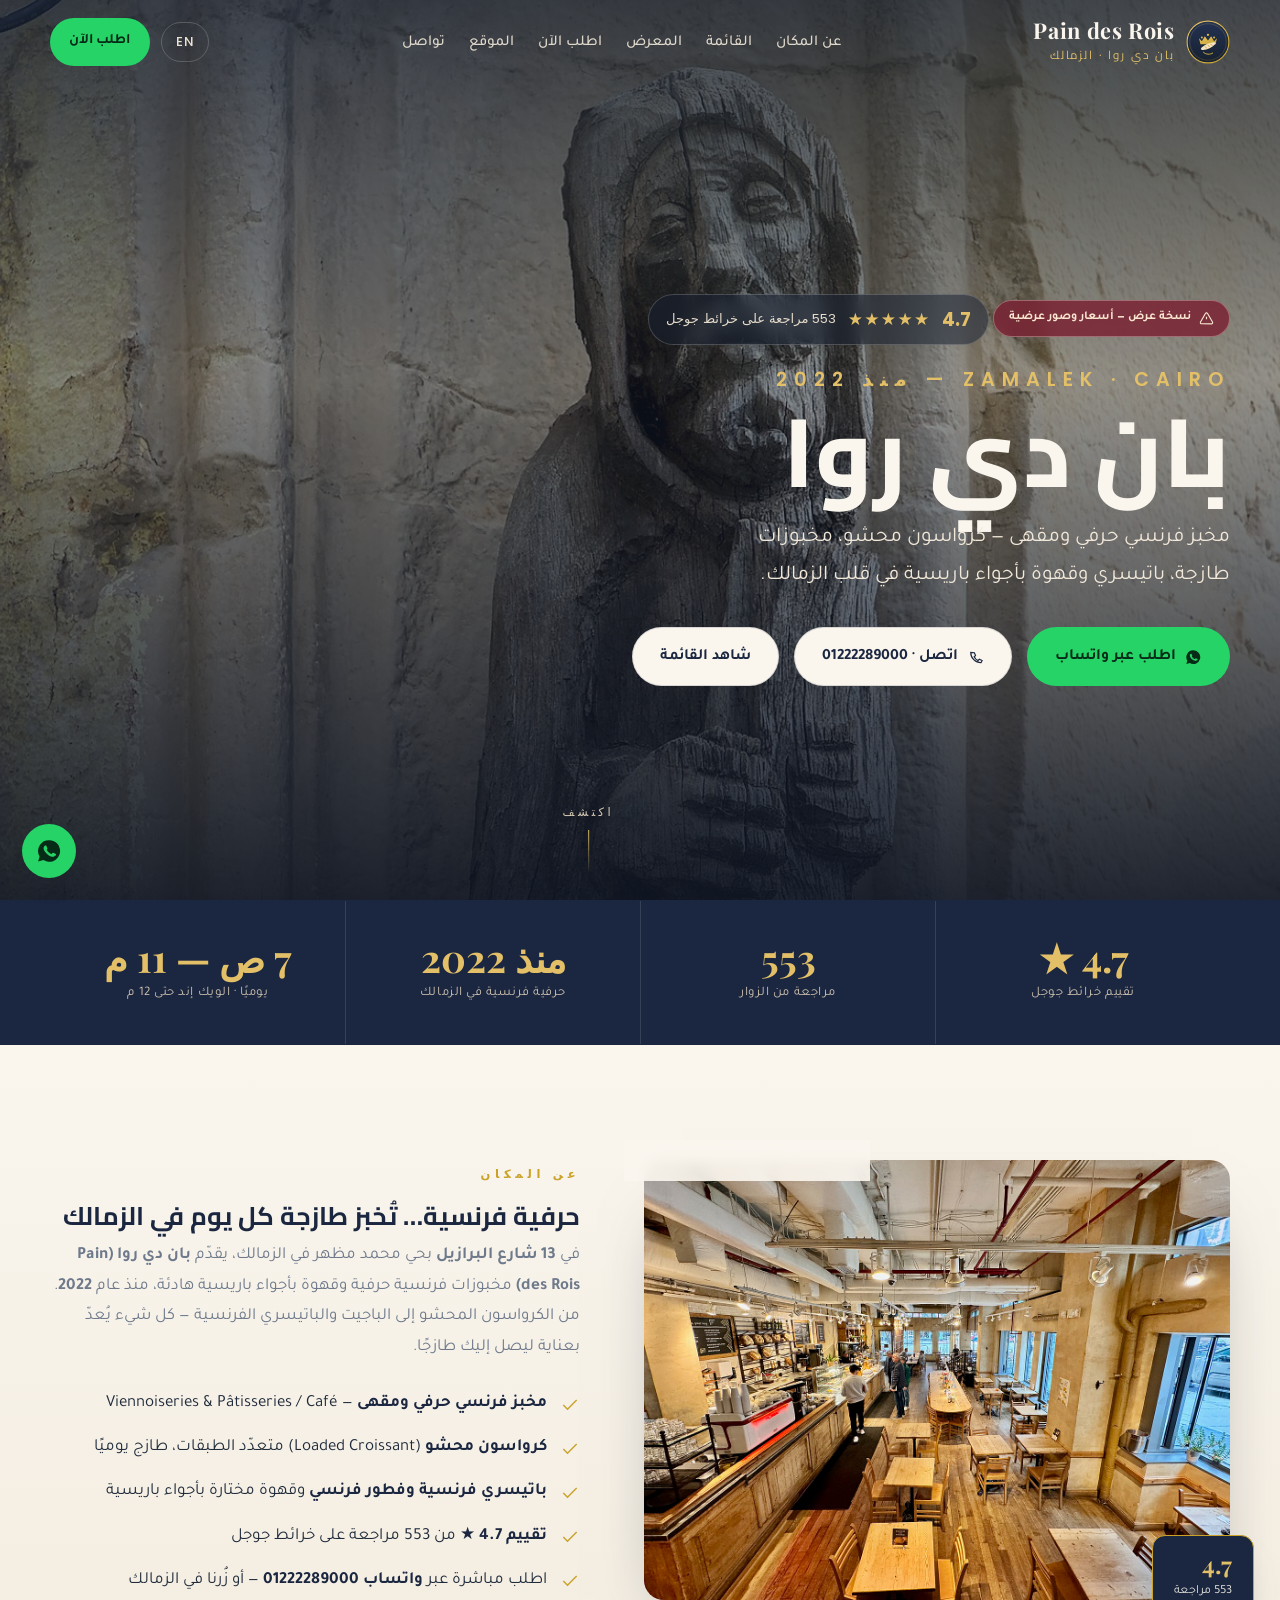
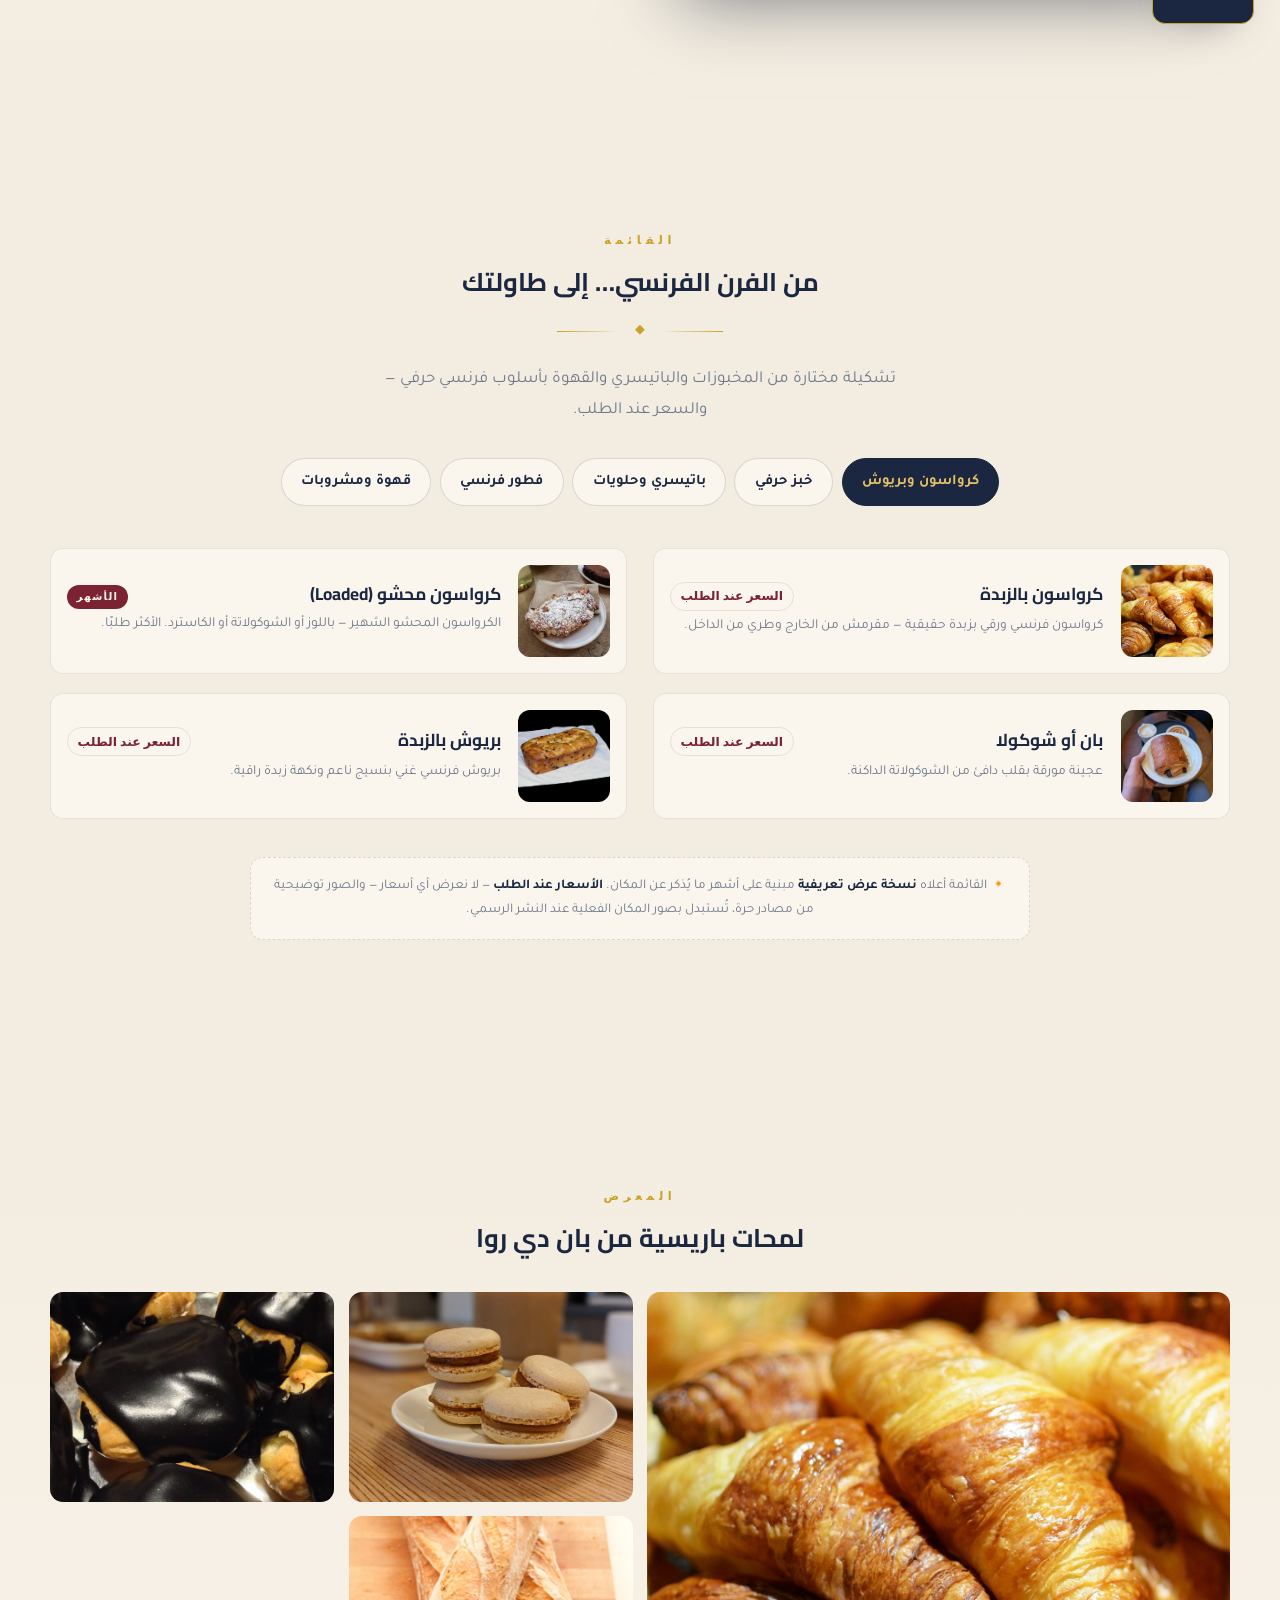
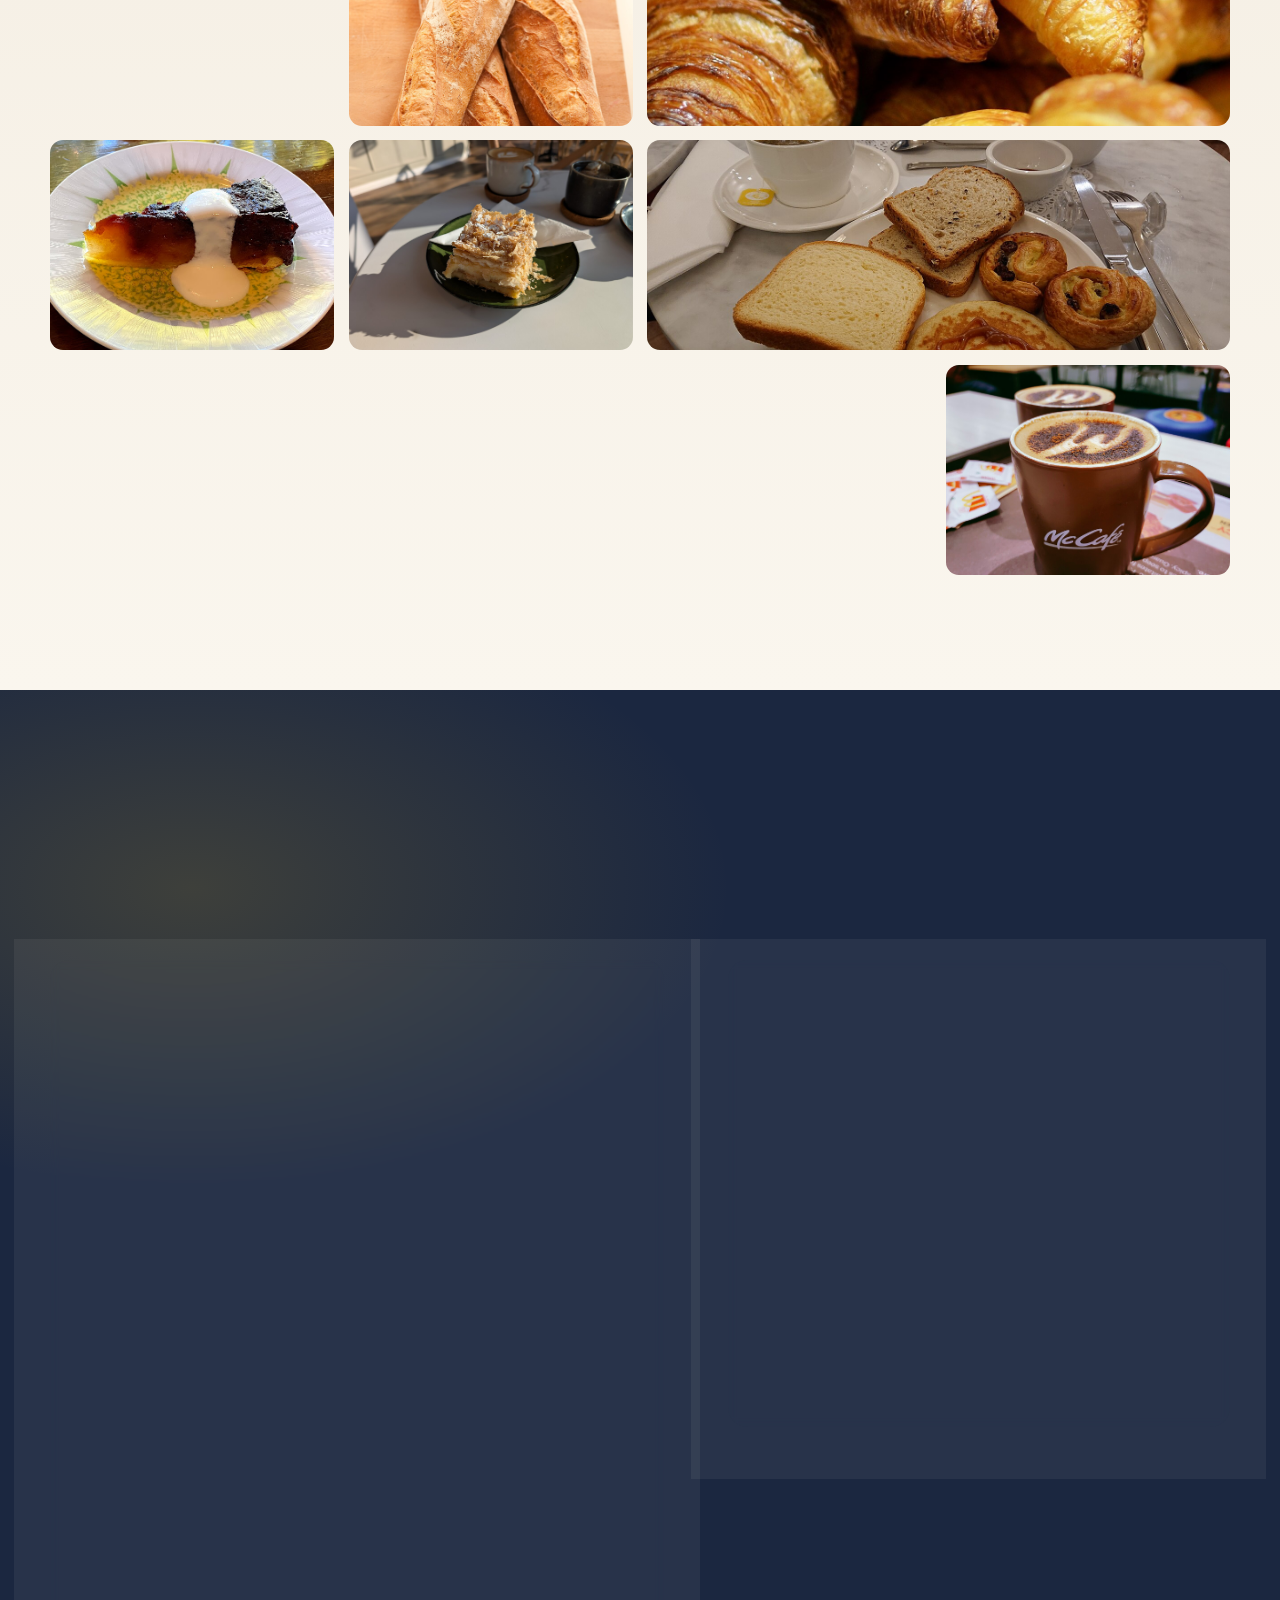
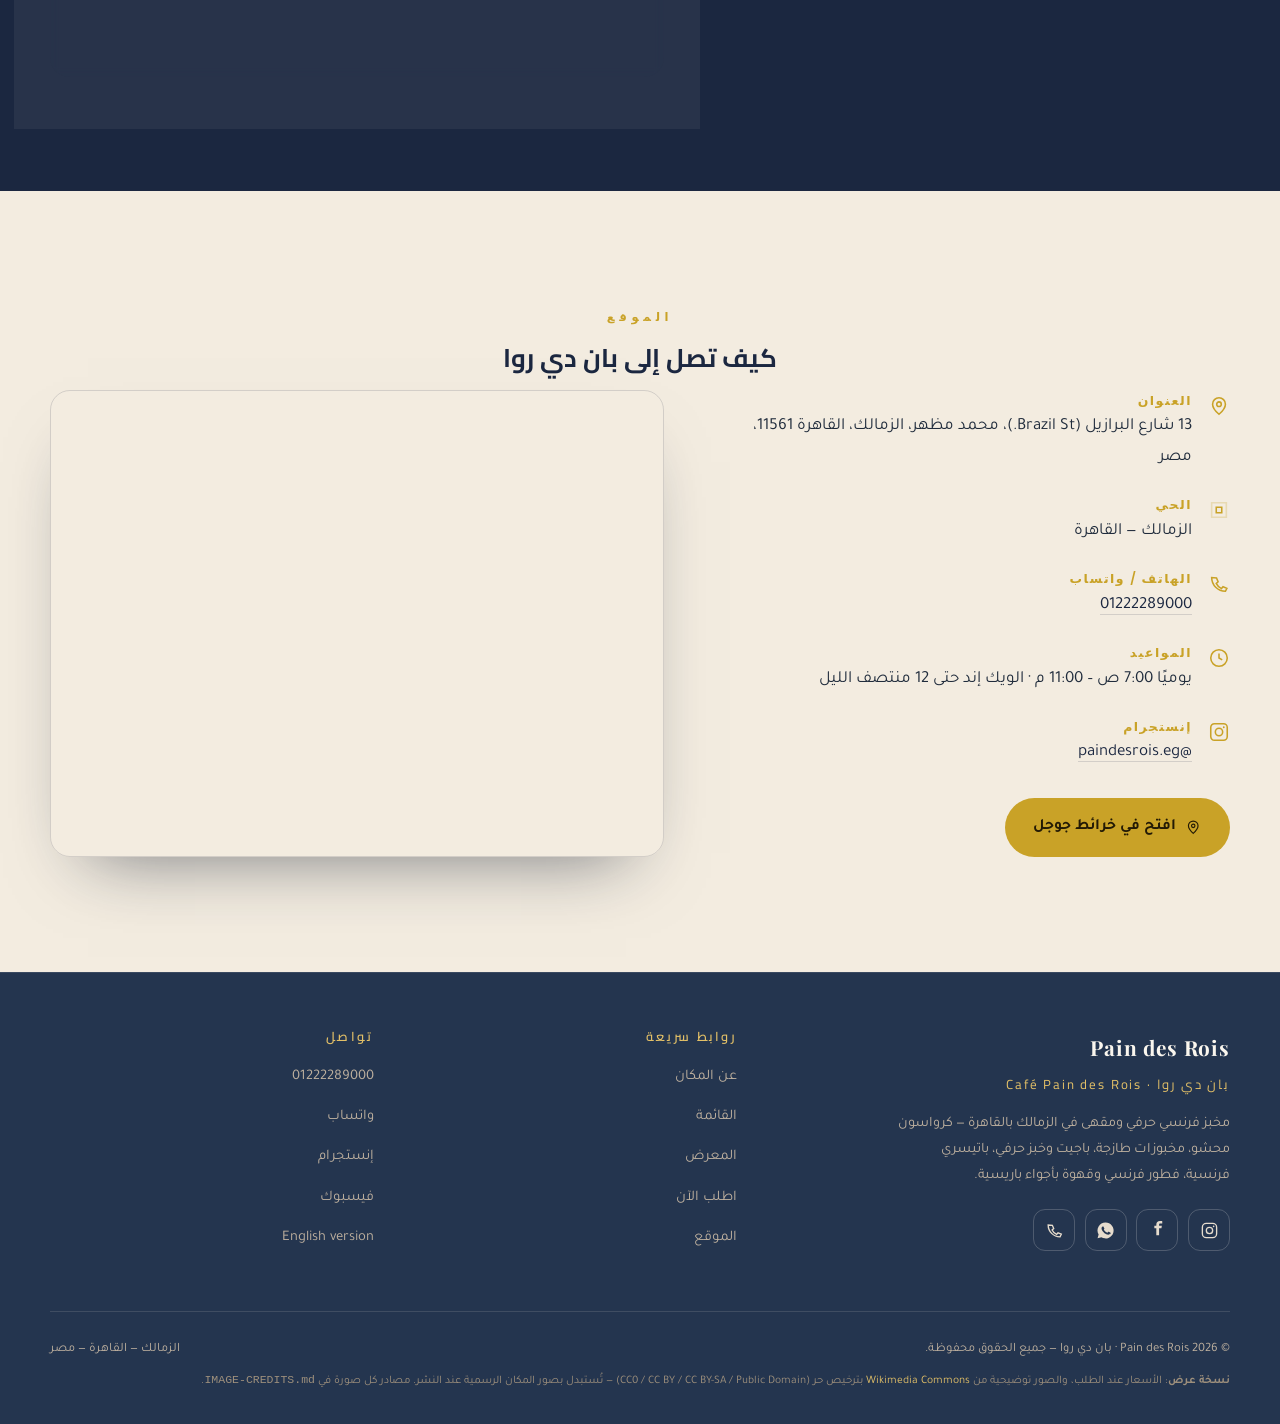
<file: index.html>
<!DOCTYPE html>
<html lang="ar" dir="rtl">
<head>
<meta charset="UTF-8">
<meta name="viewport" content="width=device-width, initial-scale=1">
<title>بان دي روا | مخبز فرنسي ومقهى في الزمالك — كرواسون وباجيت وباتيسري · Pain des Rois</title>
<meta name="description" content="بان دي روا (Pain des Rois) — مخبز فرنسي حرفي ومقهى في الزمالك، القاهرة: كرواسون محشو، مخبوزات طازجة، باجيت وخبز حرفي، باتيسري فرنسية، فطور فرنسي وقهوة، بأجواء باريسية. 13 شارع البرازيل، محمد مظهر، الزمالك. تقييم 4.7 من 553 مراجعة. اطلب عبر واتساب 01222289000.">
<meta name="theme-color" content="#1B2740">
<link rel="canonical" href="https://monstorjohan-png.github.io/pain-des-rois/">
<link rel="alternate" hreflang="ar" href="https://monstorjohan-png.github.io/pain-des-rois/">
<link rel="alternate" hreflang="en" href="https://monstorjohan-png.github.io/pain-des-rois/en.html">
<link rel="icon" href="assets/img/logo.svg" type="image/svg+xml">

<!-- Open Graph -->
<meta property="og:type" content="business.business">
<meta property="og:title" content="بان دي روا | مخبز فرنسي ومقهى في الزمالك — Pain des Rois">
<meta property="og:description" content="كرواسون محشو ومخبوزات طازجة، باجيت وخبز حرفي، باتيسري فرنسية، فطور فرنسي وقهوة بأجواء باريسية في الزمالك، القاهرة. تقييم 4.7 ★ من 553 مراجعة.">
<meta property="og:image" content="https://monstorjohan-png.github.io/pain-des-rois/assets/img/croissant.jpg">
<meta property="og:url" content="https://monstorjohan-png.github.io/pain-des-rois/">
<meta property="og:locale" content="ar_EG">
<meta property="og:site_name" content="Pain des Rois — بان دي روا">

<link rel="preconnect" href="https://fonts.googleapis.com">
<link rel="preconnect" href="https://fonts.gstatic.com" crossorigin>
<link href="https://fonts.googleapis.com/css2?family=Cairo:wght@400;600;700;800&family=Tajawal:wght@300;400;500;700&family=Playfair+Display:wght@500;600;700&family=Cormorant+Garamond:wght@500;600&family=Poppins:wght@300;400;500;600&display=swap" rel="stylesheet">
<link rel="stylesheet" href="assets/css/style.css">

<script type="application/ld+json">
{
  "@context": "https://schema.org",
  "@type": ["LocalBusiness", "Bakery", "CafeOrCoffeeShop"],
  "name": "بان دي روا",
  "alternateName": "Pain des Rois",
  "description": "مخبز فرنسي حرفي ومقهى في الزمالك، القاهرة: كرواسون محشو ومخبوزات طازجة، باجيت وخبز حرفي، باتيسري فرنسية، فطور فرنسي وقهوة بأجواء باريسية.",
  "image": "https://monstorjohan-png.github.io/pain-des-rois/assets/img/croissant.jpg",
  "url": "https://monstorjohan-png.github.io/pain-des-rois/",
  "telephone": "+201222289000",
  "servesCuisine": ["French", "Bakery", "Patisserie", "Cafe"],
  "priceRange": "السعر عند الطلب",
  "foundingDate": "2022",
  "address": {
    "@type": "PostalAddress",
    "streetAddress": "13 شارع البرازيل، محمد مظهر",
    "addressLocality": "الزمالك، القاهرة",
    "addressRegion": "محافظة القاهرة",
    "postalCode": "11561",
    "addressCountry": "EG"
  },
  "geo": {
    "@type": "GeoCoordinates",
    "latitude": "30.0606",
    "longitude": "31.2197"
  },
  "openingHoursSpecification": [{
    "@type": "OpeningHoursSpecification",
    "dayOfWeek": ["Monday","Tuesday","Wednesday","Thursday","Friday","Saturday","Sunday"],
    "opens": "07:00",
    "closes": "23:00"
  }],
  "aggregateRating": {
    "@type": "AggregateRating",
    "ratingValue": "4.7",
    "reviewCount": "553",
    "bestRating": "5"
  },
  "potentialAction": {
    "@type": "OrderAction",
    "target": "https://wa.me/201222289000"
  },
  "sameAs": [
    "https://www.instagram.com/paindesrois.eg/",
    "https://www.facebook.com/p/Pain-des-Rois-100085146702412/",
    "https://wa.me/201222289000"
  ]
}
</script>
</head>
<body>

<!-- ============ HEADER ============ -->
<header class="site-header" id="top">
  <div class="wrap header-inner">
    <a class="brand" href="#top">
      <img src="assets/img/logo.svg" alt="شعار بان دي روا — مخبز فرنسي في الزمالك" width="44" height="44">
      <span class="brand__meta"><b>Pain des Rois</b><small>بان دي روا · الزمالك</small></span>
    </a>

    <nav class="nav" id="nav" aria-label="القائمة الرئيسية">
      <a href="#about">عن المكان</a>
      <a href="#menu">القائمة</a>
      <a href="#gallery">المعرض</a>
      <a href="#order">اطلب الآن</a>
      <a href="#location">الموقع</a>
      <a href="#contact">تواصل</a>
    </nav>

    <div class="header-cta">
      <a class="lang-switch" href="en.html">EN<span class="sr-only"> — English version</span></a>
      <a class="btn btn--sm btn--wa" href="https://wa.me/201222289000?text=%D9%85%D8%B1%D8%AD%D8%A8%D9%8B%D8%A7%D8%8C%20%D8%A3%D8%B1%D8%BA%D8%A8%20%D9%81%D9%8A%20%D8%A7%D9%84%D8%B7%D9%84%D8%A8%20%D9%85%D9%86%20%D8%A8%D8%A7%D9%86%20%D8%AF%D9%8A%20%D8%B1%D9%88%D8%A7%20%F0%9F%A5%90" target="_blank" rel="noopener">اطلب الآن</a>
      <button class="nav-toggle" id="navToggle" aria-label="فتح القائمة" aria-expanded="false" aria-controls="nav"><span></span></button>
    </div>
  </div>
</header>

<main id="main">
<!-- ============ HERO ============ -->
<section class="hero">
  <div class="hero__bg" role="img" aria-label="واجهة مقهى فرنسي باريسي بأجواء راقية"></div>
  <div class="hero__veil"></div>
  <div class="wrap">
    <p class="hero__demo reveal">
      <svg viewBox="0 0 24 24" fill="none" stroke="currentColor" stroke-width="1.8" aria-hidden="true"><path d="M12 9v4m0 4h.01M10.3 3.9 2.4 17.5A2 2 0 0 0 4.1 20.5h15.8a2 2 0 0 0 1.7-3L13.7 3.9a2 2 0 0 0-3.4 0Z"/></svg>
      نسخة عرض — أسعار وصور عرضية
    </p>
    <div class="hero__rating reveal">
      <b>4.7</b>
      <span class="stars" aria-hidden="true">★★★★★</span>
      <small>553 مراجعة على خرائط جوجل</small>
    </div>
    <h1 class="hero__name reveal"><span>Zamalek · Cairo — منذ 2022</span>بان دي روا</h1>
    <p class="hero__tag reveal">مخبز فرنسي حرفي ومقهى — كرواسون محشو، مخبوزات طازجة، باتيسري وقهوة بأجواء باريسية في قلب الزمالك.</p>
    <div class="hero__actions reveal">
      <a class="btn btn--wa" href="https://wa.me/201222289000?text=%D9%85%D8%B1%D8%AD%D8%A8%D9%8B%D8%A7%D8%8C%20%D8%A3%D8%B1%D8%BA%D8%A8%20%D9%81%D9%8A%20%D8%A7%D9%84%D8%B7%D9%84%D8%A8%20%D9%85%D9%86%20%D8%A8%D8%A7%D9%86%20%D8%AF%D9%8A%20%D8%B1%D9%88%D8%A7%20%F0%9F%A5%90" target="_blank" rel="noopener">
        <svg viewBox="0 0 24 24" fill="currentColor" aria-hidden="true"><path d="M12 2a10 10 0 0 0-8.7 15l-1.3 4.7 4.8-1.3A10 10 0 1 0 12 2Zm5.5 14.2c-.2.6-1.2 1.2-1.7 1.2-.4 0-1 .1-3.2-.9-2.7-1.2-4.4-4-4.5-4.2-.1-.2-1.1-1.5-1.1-2.8s.7-2 .9-2.2c.2-.3.5-.3.7-.3h.5c.2 0 .4 0 .6.5l.8 2c.1.2.1.4 0 .5l-.4.5c-.1.2-.3.3-.1.6.2.3.8 1.3 1.7 2.1 1.2 1 2.1 1.3 2.4 1.5.3.1.4.1.6-.1l.7-.9c.2-.2.4-.2.6-.1l1.9.9c.5.2.5.4.5.6s0 .9-.2 1.5Z"/></svg>
        اطلب عبر واتساب
      </a>
      <a class="btn btn--ghost btn--cream" href="tel:+201222289000">
        <svg viewBox="0 0 24 24" fill="none" stroke="currentColor" stroke-width="1.7" aria-hidden="true"><path d="M4 5c0 8.3 6.7 15 15 15l1.6-3.3-4.2-1.7-1.7 2a11.6 11.6 0 0 1-5.7-5.7l2-1.7L9.3 5.4Z"/></svg>
        اتصل · 01222289000
      </a>
      <a class="btn btn--ghost btn--cream" href="#menu">شاهد القائمة</a>
    </div>
  </div>
  <div class="scroll-hint" aria-hidden="true"><span>اكتشف</span><i></i></div>
</section>

<!-- ============ STATS ============ -->
<section class="stats" aria-label="أرقام سريعة">
  <div class="wrap stats__grid">
    <div class="stat reveal"><b>4.7 ★</b><span>تقييم خرائط جوجل</span></div>
    <div class="stat reveal"><b>553</b><span>مراجعة من الزوار</span></div>
    <div class="stat reveal"><b>منذ 2022</b><span>حرفية فرنسية في الزمالك</span></div>
    <div class="stat reveal"><b>7 ص — 11 م</b><span>يوميًا · الويك إند حتى 12 م</span></div>
  </div>
</section>

<!-- ============ ABOUT ============ -->
<section class="section about" id="about">
  <div class="wrap about__grid">
    <div class="about__media reveal">
      <img src="assets/img/bakery-interior.jpg" alt="داخل مخبز فرنسي حرفي بأجواء دافئة ورفوف المخبوزات" loading="lazy">
      <div class="badge2">ZAMALEK · CAIRO · ZAMALEK</div>
      <div class="badge"><b>4.7</b><span>553 مراجعة</span></div>
    </div>
    <div class="reveal">
      <p class="eyebrow">عن المكان</p>
      <h2>حرفية فرنسية… تُخبز طازجة كل يوم في الزمالك</h2>
      <p class="lead">في <b>13 شارع البرازيل</b> بحي محمد مظهر في الزمالك، يقدّم <b>بان دي روا (Pain des Rois)</b> مخبوزات فرنسية حرفية وقهوة بأجواء باريسية هادئة، منذ عام <b>2022</b>. من الكرواسون المحشو إلى الباجيت والباتيسري الفرنسية — كل شيء يُعدّ بعناية ليصل إليك طازجًا.</p>
      <ul class="feature-list">
        <li><svg viewBox="0 0 24 24" fill="none" stroke="currentColor" stroke-width="1.7" aria-hidden="true"><path d="M20 6 9 17l-5-5"/></svg><span><b>مخبز فرنسي حرفي ومقهى</b> — Viennoiseries &amp; Pâtisseries / Café</span></li>
        <li><svg viewBox="0 0 24 24" fill="none" stroke="currentColor" stroke-width="1.7" aria-hidden="true"><path d="M20 6 9 17l-5-5"/></svg><span><b>كرواسون محشو</b> (Loaded Croissant) متعدّد الطبقات، طازج يوميًا</span></li>
        <li><svg viewBox="0 0 24 24" fill="none" stroke="currentColor" stroke-width="1.7" aria-hidden="true"><path d="M20 6 9 17l-5-5"/></svg><span><b>باتيسري فرنسية وفطور فرنسي</b> وقهوة مختارة بأجواء باريسية</span></li>
        <li><svg viewBox="0 0 24 24" fill="none" stroke="currentColor" stroke-width="1.7" aria-hidden="true"><path d="M20 6 9 17l-5-5"/></svg><span><b>تقييم 4.7 ★</b> من 553 مراجعة على خرائط جوجل</span></li>
        <li><svg viewBox="0 0 24 24" fill="none" stroke="currentColor" stroke-width="1.7" aria-hidden="true"><path d="M20 6 9 17l-5-5"/></svg><span>اطلب مباشرة عبر <b>واتساب 01222289000</b> — أو زُرنا في الزمالك</span></li>
      </ul>
    </div>
  </div>
</section>

<!-- ============ MENU ============ -->
<section class="section menu" id="menu">
  <div class="wrap">
    <div class="center reveal">
      <p class="eyebrow">القائمة</p>
      <h2>من الفرن الفرنسي… إلى طاولتك</h2>
      <div class="rule" aria-hidden="true"><span>◆</span></div>
      <p class="lead center">تشكيلة مختارة من المخبوزات والباتيسري والقهوة بأسلوب فرنسي حرفي — والسعر عند الطلب.</p>
    </div>

    <div class="menu__tabs" role="tablist" aria-label="أقسام القائمة">
      <button role="tab" aria-selected="true" data-tab="viennoiserie">كرواسون وبريوش</button>
      <button role="tab" aria-selected="false" data-tab="bread">خبز حرفي</button>
      <button role="tab" aria-selected="false" data-tab="patisserie">باتيسري وحلويات</button>
      <button role="tab" aria-selected="false" data-tab="breakfast">فطور فرنسي</button>
      <button role="tab" aria-selected="false" data-tab="coffee">قهوة ومشروبات</button>
    </div>

    <!-- كرواسون وبريوش -->
    <div class="menu__panel is-active" id="panel-viennoiserie" role="tabpanel" aria-label="كرواسون وبريوش">
      <div class="dish-grid">
        <article class="dish"><img src="assets/img/croissant.jpg" alt="كرواسون فرنسي بالزبدة طازج" loading="lazy"><div class="dish__body"><div class="dish__top"><h3>كرواسون بالزبدة</h3><span class="dish__price">السعر عند الطلب</span></div><p>كرواسون فرنسي ورقي بزبدة حقيقية — مقرمش من الخارج وطري من الداخل.</p></div></article>
        <article class="dish"><img src="assets/img/almond-croissant.jpg" alt="كرواسون محشو باللوز" loading="lazy"><div class="dish__body"><div class="dish__top"><h3>كرواسون محشو (Loaded)</h3><span class="dish__tag">الأشهر</span></div><p>الكرواسون المحشو الشهير — باللوز أو الشوكولاتة أو الكاسترد. الأكثر طلبًا.</p></div></article>
        <article class="dish"><img src="assets/img/pain-au-chocolat.jpg" alt="بان أو شوكولا بعجينة مورقة وشوكولاتة" loading="lazy"><div class="dish__body"><div class="dish__top"><h3>بان أو شوكولا</h3><span class="dish__price">السعر عند الطلب</span></div><p>عجينة مورقة بقلب دافئ من الشوكولاتة الداكنة.</p></div></article>
        <article class="dish"><img src="assets/img/brioche.jpg" alt="بريوش فرنسي غني بالزبدة" loading="lazy"><div class="dish__body"><div class="dish__top"><h3>بريوش بالزبدة</h3><span class="dish__price">السعر عند الطلب</span></div><p>بريوش فرنسي غني بنسيج ناعم ونكهة زبدة راقية.</p></div></article>
      </div>
    </div>

    <!-- خبز حرفي -->
    <div class="menu__panel" id="panel-bread" role="tabpanel" aria-label="خبز حرفي">
      <div class="dish-grid">
        <article class="dish"><img src="assets/img/baguette.jpg" alt="باجيت فرنسي طازج بقشرة مقرمشة" loading="lazy"><div class="dish__body"><div class="dish__top"><h3>باجيت فرنسي</h3><span class="dish__price">السعر عند الطلب</span></div><p>باجيت بقشرة ذهبية مقرمشة وقلب طري — يُخبز طازجًا كل يوم.</p></div></article>
        <article class="dish"><img src="assets/img/sourdough.jpg" alt="خبز الساوردو الحرفي بالخمير الطبيعي" loading="lazy"><div class="dish__body"><div class="dish__top"><h3>خبز الساوردو</h3><span class="dish__tag">حرفي</span></div><p>خبز حرفي بالخمير الطبيعي (ساوردو) بنكهة عميقة وقشرة مميزة.</p></div></article>
      </div>
    </div>

    <!-- باتيسري وحلويات -->
    <div class="menu__panel" id="panel-patisserie" role="tabpanel" aria-label="باتيسري وحلويات">
      <div class="dish-grid">
        <article class="dish"><img src="assets/img/macarons.jpg" alt="ماكرون فرنسي ملوّن" loading="lazy"><div class="dish__body"><div class="dish__top"><h3>ماكرون فرنسي</h3><span class="dish__price">السعر عند الطلب</span></div><p>ماكرون مقرمش من الخارج وطري من الداخل بنكهات متنوعة — هدية مثالية.</p></div></article>
        <article class="dish"><img src="assets/img/eclair.jpg" alt="إكلير شوكولاتة مغطى بطبقة شوكولاتة لامعة" loading="lazy"><div class="dish__body"><div class="dish__top"><h3>إكلير شوكولاتة</h3><span class="dish__price">السعر عند الطلب</span></div><p>إكلير فرنسي محشو بالكريمة ومغطى بطبقة شوكولاتة لامعة.</p></div></article>
        <article class="dish"><img src="assets/img/fruit-tart.jpg" alt="تارت فرنسية بقطع الفواكه" loading="lazy"><div class="dish__body"><div class="dish__top"><h3>تارت فرنسية</h3><span class="dish__price">السعر عند الطلب</span></div><p>تارت بعجينة زبدة هشّة وحشوة الكريمة — تُخبز وتُزيَّن بعناية.</p></div></article>
        <article class="dish"><img src="assets/img/mille-feuille.jpg" alt="ميلي فوي فرنسي بطبقات العجين المورق" loading="lazy"><div class="dish__body"><div class="dish__top"><h3>ميلي فوي</h3><span class="dish__tag">كلاسيكي</span></div><p>طبقات العجين المورق مع كريمة الفانيليا — تحفة باتيسري فرنسية.</p></div></article>
      </div>
    </div>

    <!-- فطور فرنسي -->
    <div class="menu__panel" id="panel-breakfast" role="tabpanel" aria-label="فطور فرنسي">
      <div class="dish-grid">
        <article class="dish"><img src="assets/img/french-breakfast.jpg" alt="فطور فرنسي بالكرواسون والقهوة" loading="lazy"><div class="dish__body"><div class="dish__top"><h3>فطور فرنسي كامل</h3><span class="dish__price">السعر عند الطلب</span></div><p>فطور باريسي: كرواسون أو باجيت، زبدة ومربى، وبجانبها قهوة — ابدأ يومك في الزمالك.</p></div></article>
        <article class="dish"><img src="assets/img/pain-aux-raisins.jpg" alt="بان أو ريزان حلزوني بالزبيب" loading="lazy"><div class="dish__body"><div class="dish__top"><h3>بان أو ريزان</h3><span class="dish__price">السعر عند الطلب</span></div><p>حلزون العجين المورق بالزبيب وكريمة المعجنات — رفيق القهوة الصباحية.</p></div></article>
      </div>
    </div>

    <!-- قهوة ومشروبات -->
    <div class="menu__panel" id="panel-coffee" role="tabpanel" aria-label="قهوة ومشروبات">
      <div class="dish-grid">
        <article class="dish"><img src="assets/img/cappuccino.jpg" alt="كوب كابتشينو برغوة الحليب" loading="lazy"><div class="dish__body"><div class="dish__top"><h3>كابتشينو</h3><span class="dish__price">السعر عند الطلب</span></div><p>كابتشينو متوازن بحبوب مختارة ورغوة حليب مخملية.</p></div></article>
        <article class="dish"><img src="assets/img/hot-chocolate.jpg" alt="كوب شوكولاتة ساخنة" loading="lazy"><div class="dish__body"><div class="dish__top"><h3>شوكولاتة ساخنة</h3><span class="dish__tag">مميز</span></div><p>شوكولاتة ساخنة غنية وكريمية — رفيقة المخبوزات الفرنسية.</p></div></article>
      </div>
    </div>

    <p class="menu-note">🔸 القائمة أعلاه <b>نسخة عرض تعريفية</b> مبنية على أشهر ما يُذكر عن المكان. <b>الأسعار عند الطلب</b> — لا نعرض أي أسعار — والصور توضيحية من مصادر حرة، تُستبدل بصور المكان الفعلية عند النشر الرسمي.</p>
  </div>
</section>

<!-- ============ GALLERY ============ -->
<section class="section gallery" id="gallery">
  <div class="wrap">
    <div class="center reveal">
      <p class="eyebrow">المعرض</p>
      <h2>لمحات باريسية من بان دي روا</h2>
    </div>
    <div class="gallery__grid reveal">
      <a class="g--w2 g--h2" href="assets/img/croissant.jpg" target="_blank" rel="noopener"><img src="assets/img/croissant.jpg" alt="كرواسون فرنسي طازج" loading="lazy"></a>
      <a href="assets/img/macarons.jpg" target="_blank" rel="noopener"><img src="assets/img/macarons.jpg" alt="ماكرون فرنسي ملوّن" loading="lazy"></a>
      <a href="assets/img/eclair.jpg" target="_blank" rel="noopener"><img src="assets/img/eclair.jpg" alt="إكلير شوكولاتة" loading="lazy"></a>
      <a href="assets/img/baguette.jpg" target="_blank" rel="noopener"><img src="assets/img/baguette.jpg" alt="باجيت فرنسي" loading="lazy"></a>
      <a class="g--w2" href="assets/img/french-breakfast.jpg" target="_blank" rel="noopener"><img src="assets/img/french-breakfast.jpg" alt="فطور فرنسي بالكرواسون والقهوة" loading="lazy"></a>
      <a href="assets/img/mille-feuille.jpg" target="_blank" rel="noopener"><img src="assets/img/mille-feuille.jpg" alt="ميلي فوي بطبقات العجين المورق" loading="lazy"></a>
      <a href="assets/img/fruit-tart.jpg" target="_blank" rel="noopener"><img src="assets/img/fruit-tart.jpg" alt="تارت فرنسية بالفواكه" loading="lazy"></a>
      <a href="assets/img/cappuccino.jpg" target="_blank" rel="noopener"><img src="assets/img/cappuccino.jpg" alt="كوب كابتشينو" loading="lazy"></a>
    </div>
  </div>
</section>

<!-- ============ ORDER ============ -->
<section class="section order" id="order">
  <div class="wrap">
    <div class="center reveal">
      <p class="eyebrow">اطلب الآن / احجز</p>
      <h2>طلبك أو حجزك… على خطوة واحدة</h2>
      <p class="lead center">املأ بياناتك وسيتم تجهيز رسالة واتساب جاهزة للإرسال إلى بان دي روا — أو اتصل بنا مباشرة، أو زُرنا في الزمالك.</p>
    </div>

    <div class="order__grid">
      <div class="card reveal">
        <h3>تواصل مباشر</h3>
        <div class="contact-lines">
          <a href="tel:+201222289000">
            <svg viewBox="0 0 24 24" fill="none" stroke="currentColor" stroke-width="1.7" aria-hidden="true"><path d="M4 5c0 8.3 6.7 15 15 15l1.6-3.3-4.2-1.7-1.7 2a11.6 11.6 0 0 1-5.7-5.7l2-1.7L9.3 5.4Z"/></svg>
            <span><small>هاتف / اتصال</small>01222289000</span>
          </a>
          <a href="https://wa.me/201222289000?text=%D9%85%D8%B1%D8%AD%D8%A8%D9%8B%D8%A7%D8%8C%20%D8%A3%D8%B1%D8%BA%D8%A8%20%D9%81%D9%8A%20%D8%A7%D9%84%D8%B7%D9%84%D8%A8%20%D9%85%D9%86%20%D8%A8%D8%A7%D9%86%20%D8%AF%D9%8A%20%D8%B1%D9%88%D8%A7%20%F0%9F%A5%90" target="_blank" rel="noopener">
            <svg viewBox="0 0 24 24" fill="currentColor" aria-hidden="true"><path d="M12 2a10 10 0 0 0-8.7 15l-1.3 4.7 4.8-1.3A10 10 0 1 0 12 2Zm5.5 14.2c-.2.6-1.2 1.2-1.7 1.2-.4 0-1 .1-3.2-.9-2.7-1.2-4.4-4-4.5-4.2-.1-.2-1.1-1.5-1.1-2.8s.7-2 .9-2.2c.2-.3.5-.3.7-.3h.5c.2 0 .4 0 .6.5l.8 2c.1.2.1.4 0 .5l-.4.5c-.1.2-.3.3-.1.6.2.3.8 1.3 1.7 2.1 1.2 1 2.1 1.3 2.4 1.5.3.1.4.1.6-.1l.7-.9c.2-.2.4-.2.6-.1l1.9.9c.5.2.5.4.5.6s0 .9-.2 1.5Z"/></svg>
            <span><small>واتساب</small>راسلنا مباشرة</span>
          </a>
          <div>
            <svg viewBox="0 0 24 24" fill="none" stroke="currentColor" stroke-width="1.7" aria-hidden="true"><path d="M12 21s7-6 7-11a7 7 0 1 0-14 0c0 5 7 11 7 11Z"/><circle cx="12" cy="10" r="2.5"/></svg>
            <span><small>العنوان</small>13 شارع البرازيل، محمد مظهر، الزمالك، القاهرة 11561</span>
          </div>
          <div>
            <svg viewBox="0 0 24 24" fill="none" stroke="currentColor" stroke-width="1.7" aria-hidden="true"><circle cx="12" cy="12" r="9"/><path d="M12 7v5l3.5 2"/></svg>
            <span><small>المواعيد</small>يوميًا 7:00 ص – 11:00 م · الويك إند حتى 12 منتصف الليل</span>
          </div>
        </div>
        <a class="btn btn--wa" style="margin-top:1.6rem;width:100%" href="https://wa.me/201222289000?text=%D9%85%D8%B1%D8%AD%D8%A8%D9%8B%D8%A7%D8%8C%20%D8%A3%D8%B1%D8%BA%D8%A8%20%D9%81%D9%8A%20%D8%A7%D9%84%D8%B7%D9%84%D8%A8%20%D9%85%D9%86%20%D8%A8%D8%A7%D9%86%20%D8%AF%D9%8A%20%D8%B1%D9%88%D8%A7%20%F0%9F%A5%90" target="_blank" rel="noopener">اطلب الآن على واتساب</a>
      </div>

      <form class="card reveal" id="orderForm" novalidate>
        <h3>أرسل طلبك أو حجزك</h3>
        <div class="field">
          <label for="oName">الاسم</label>
          <input id="oName" name="name" type="text" placeholder="اسمك الكريم" required>
        </div>
        <div class="field field--row">
          <div>
            <label for="oPhone">رقم هاتفك</label>
            <input id="oPhone" name="phone" type="tel" inputmode="tel" placeholder="01xxxxxxxxx">
          </div>
          <div>
            <label for="oWhen">موعد الاستلام / الحجز</label>
            <input id="oWhen" name="when" type="text" placeholder="مثال: غدًا صباحًا">
          </div>
        </div>
        <div class="field">
          <label for="oProduct">المنتج المطلوب</label>
          <select id="oProduct" name="product">
            <option>كرواسون بالزبدة</option>
            <option>كرواسون محشو (Loaded)</option>
            <option>بان أو شوكولا</option>
            <option>بريوش بالزبدة</option>
            <option>باجيت فرنسي</option>
            <option>خبز الساوردو</option>
            <option>ماكرون فرنسي</option>
            <option>إكلير شوكولاتة</option>
            <option>تارت فرنسية</option>
            <option>ميلي فوي</option>
            <option>فطور فرنسي كامل</option>
            <option>كابتشينو</option>
            <option>شوكولاتة ساخنة</option>
            <option>طلب خاص آخر</option>
          </select>
        </div>
        <div class="field">
          <label for="oNotes">ملاحظات (اختياري)</label>
          <textarea id="oNotes" name="notes" rows="3" placeholder="عدد الأفراد، مناسبة خاصة، حجز طاولة…"></textarea>
        </div>
        <button class="btn btn--wa" type="submit" style="width:100%">
          <svg viewBox="0 0 24 24" fill="currentColor" aria-hidden="true"><path d="M12 2a10 10 0 0 0-8.7 15l-1.3 4.7 4.8-1.3A10 10 0 1 0 12 2Z"/></svg>
          إرسال الطلب على واتساب
        </button>
        <p class="hint">بالضغط على الإرسال يُفتح واتساب برسالة جاهزة تُرسل إلى 01222289000. يُؤكَّد الطلب بعد ردّ المكان.</p>
      </form>
    </div>
  </div>
</section>

<!-- ============ LOCATION ============ -->
<section class="section location" id="location">
  <div class="wrap">
    <div class="center reveal">
      <p class="eyebrow">الموقع</p>
      <h2>كيف تصل إلى بان دي روا</h2>
    </div>
    <div class="order__grid" style="align-items:stretch">
      <div class="reveal">
        <ul class="info-list">
          <li>
            <svg viewBox="0 0 24 24" fill="none" stroke="currentColor" stroke-width="1.7" aria-hidden="true"><path d="M12 21s7-6 7-11a7 7 0 1 0-14 0c0 5 7 11 7 11Z"/><circle cx="12" cy="10" r="2.5"/></svg>
            <div><b>العنوان</b><span>13 شارع البرازيل (Brazil St.)، محمد مظهر، الزمالك، القاهرة 11561، مصر</span></div>
          </li>
          <li>
            <svg viewBox="0 0 24 24" fill="none" stroke="currentColor" stroke-width="1.7" aria-hidden="true"><path d="M4 4h16v16H4z" opacity=".25"/><path d="M9 9h6v6H9z"/></svg>
            <div><b>الحي</b><span>الزمالك — القاهرة</span></div>
          </li>
          <li>
            <svg viewBox="0 0 24 24" fill="none" stroke="currentColor" stroke-width="1.7" aria-hidden="true"><path d="M4 5c0 8.3 6.7 15 15 15l1.6-3.3-4.2-1.7-1.7 2a11.6 11.6 0 0 1-5.7-5.7l2-1.7L9.3 5.4Z"/></svg>
            <div><b>الهاتف / واتساب</b><span><a href="tel:+201222289000">01222289000</a></span></div>
          </li>
          <li>
            <svg viewBox="0 0 24 24" fill="none" stroke="currentColor" stroke-width="1.7" aria-hidden="true"><circle cx="12" cy="12" r="9"/><path d="M12 7v5l3.5 2"/></svg>
            <div><b>المواعيد</b><span>يوميًا 7:00 ص – 11:00 م · الويك إند حتى 12 منتصف الليل</span></div>
          </li>
          <li>
            <svg viewBox="0 0 24 24" fill="none" stroke="currentColor" stroke-width="1.7" aria-hidden="true"><rect x="3" y="3" width="18" height="18" rx="4"/><circle cx="12" cy="12" r="4"/><circle cx="17.2" cy="6.8" r="1" fill="currentColor" stroke="none"/></svg>
            <div><b>إنستجرام</b><span><a href="https://www.instagram.com/paindesrois.eg/" target="_blank" rel="noopener">@paindesrois.eg</a></span></div>
          </li>
        </ul>
        <a class="btn" style="margin-top:1.8rem" href="https://www.google.com/maps/search/?api=1&amp;query=Pain+des+Rois+13+Brazil+Street+Mohamed+Mazhar+Zamalek+Cairo" target="_blank" rel="noopener">
          <svg viewBox="0 0 24 24" fill="none" stroke="currentColor" stroke-width="1.7" aria-hidden="true"><path d="M12 21s7-6 7-11a7 7 0 1 0-14 0c0 5 7 11 7 11Z"/><circle cx="12" cy="10" r="2.5"/></svg>
          افتح في خرائط جوجل
        </a>
      </div>
      <div class="map-frame reveal">
        <iframe title="موقع بان دي روا على الخريطة — 13 شارع البرازيل، الزمالك" src="https://www.google.com/maps?q=13%20Brazil%20Street%2C%20Mohamed%20Mazhar%2C%20Zamalek%2C%20Cairo&amp;output=embed&amp;hl=ar" loading="lazy" referrerpolicy="no-referrer-when-downgrade"></iframe>
      </div>
    </div>
  </div>
</section>

</main>
<!-- ============ FOOTER ============ -->
<footer class="site-footer" id="contact">
  <div class="wrap footer-grid">
    <div class="footer-brand">
      <b>Pain des Rois</b>
      <span class="ar">بان دي روا · Café Pain des Rois</span>
      <p>مخبز فرنسي حرفي ومقهى في الزمالك بالقاهرة — كرواسون محشو، مخبوزات طازجة، باجيت وخبز حرفي، باتيسري فرنسية، فطور فرنسي وقهوة بأجواء باريسية.</p>
      <div class="social">
        <a href="https://www.instagram.com/paindesrois.eg/" target="_blank" rel="noopener" aria-label="إنستجرام بان دي روا">
          <svg viewBox="0 0 24 24" fill="none" stroke="currentColor" stroke-width="1.7" aria-hidden="true"><rect x="3" y="3" width="18" height="18" rx="5"/><circle cx="12" cy="12" r="4"/><circle cx="17.2" cy="6.8" r="1" fill="currentColor" stroke="none"/></svg>
        </a>
        <a href="https://www.facebook.com/p/Pain-des-Rois-100085146702412/" target="_blank" rel="noopener" aria-label="فيسبوك بان دي روا">
          <svg viewBox="0 0 24 24" fill="currentColor" aria-hidden="true"><path d="M14 9h3l.5-3H14V4.5c0-.9.3-1.5 1.6-1.5H18V.2C17.6.1 16.4 0 15 0c-2.7 0-4.5 1.6-4.5 4.6V6H8v3h2.5v9H14V9Z"/></svg>
        </a>
        <a href="https://wa.me/201222289000" target="_blank" rel="noopener" aria-label="واتساب بان دي روا">
          <svg viewBox="0 0 24 24" fill="currentColor" aria-hidden="true"><path d="M12 2a10 10 0 0 0-8.7 15l-1.3 4.7 4.8-1.3A10 10 0 1 0 12 2Zm5.5 14.2c-.2.6-1.2 1.2-1.7 1.2-.4 0-1 .1-3.2-.9-2.7-1.2-4.4-4-4.5-4.2-.1-.2-1.1-1.5-1.1-2.8s.7-2 .9-2.2c.2-.3.5-.3.7-.3h.5c.2 0 .4 0 .6.5l.8 2c.1.2.1.4 0 .5l-.4.5c-.1.2-.3.3-.1.6.2.3.8 1.3 1.7 2.1 1.2 1 2.1 1.3 2.4 1.5.3.1.4.1.6-.1l.7-.9c.2-.2.4-.2.6-.1l1.9.9c.5.2.5.4.5.6s0 .9-.2 1.5Z"/></svg>
        </a>
        <a href="tel:+201222289000" aria-label="اتصال هاتفي ببان دي روا">
          <svg viewBox="0 0 24 24" fill="none" stroke="currentColor" stroke-width="1.7" aria-hidden="true"><path d="M4 5c0 8.3 6.7 15 15 15l1.6-3.3-4.2-1.7-1.7 2a11.6 11.6 0 0 1-5.7-5.7l2-1.7L9.3 5.4Z"/></svg>
        </a>
      </div>
    </div>

    <div class="footer-col">
      <h3>روابط سريعة</h3>
      <ul>
        <li><a href="#about">عن المكان</a></li>
        <li><a href="#menu">القائمة</a></li>
        <li><a href="#gallery">المعرض</a></li>
        <li><a href="#order">اطلب الآن</a></li>
        <li><a href="#location">الموقع</a></li>
      </ul>
    </div>

    <div class="footer-col">
      <h3>تواصل</h3>
      <ul>
        <li><a href="tel:+201222289000">01222289000</a></li>
        <li><a href="https://wa.me/201222289000" target="_blank" rel="noopener">واتساب</a></li>
        <li><a href="https://www.instagram.com/paindesrois.eg/" target="_blank" rel="noopener">إنستجرام</a></li>
        <li><a href="https://www.facebook.com/p/Pain-des-Rois-100085146702412/" target="_blank" rel="noopener">فيسبوك</a></li>
        <li><a href="en.html">English version</a></li>
      </ul>
    </div>
  </div>

  <div class="wrap footer-bottom">
    <span>© <span id="year">2026</span> Pain des Rois · بان دي روا — جميع الحقوق محفوظة.</span>
    <span>الزمالك — القاهرة — مصر</span>
  </div>
  <div class="wrap credits">
    <b>نسخة عرض</b>: الأسعار عند الطلب، والصور توضيحية من <a href="https://commons.wikimedia.org/" target="_blank" rel="noopener">Wikimedia Commons</a> بترخيص حر (CC0 / CC BY / CC BY-SA / Public Domain) — تُستبدل بصور المكان الرسمية عند النشر. مصادر كل صورة في <code>IMAGE-CREDITS.md</code>.
  </div>
</footer>

<!-- ============ FLOATING ============ -->
<div class="float">
  <a class="top" id="toTop" href="#top" aria-label="أعلى الصفحة">
    <svg viewBox="0 0 24 24" fill="none" stroke="currentColor" stroke-width="1.9" aria-hidden="true"><path d="M12 19V5M6 11l6-6 6 6"/></svg>
  </a>
  <a class="wa" href="https://wa.me/201222289000?text=%D9%85%D8%B1%D8%AD%D8%A8%D9%8B%D8%A7%D8%8C%20%D8%A3%D8%B1%D8%BA%D8%A8%20%D9%81%D9%8A%20%D8%A7%D9%84%D8%B7%D9%84%D8%A8%20%D9%85%D9%86%20%D8%A8%D8%A7%D9%86%20%D8%AF%D9%8A%20%D8%B1%D9%88%D8%A7%20%F0%9F%A5%90" target="_blank" rel="noopener" aria-label="واتساب — اطلب الآن">
    <svg viewBox="0 0 24 24" fill="currentColor" aria-hidden="true"><path d="M12 2a10 10 0 0 0-8.7 15l-1.3 4.7 4.8-1.3A10 10 0 1 0 12 2Zm5.5 14.2c-.2.6-1.2 1.2-1.7 1.2-.4 0-1 .1-3.2-.9-2.7-1.2-4.4-4-4.5-4.2-.1-.2-1.1-1.5-1.1-2.8s.7-2 .9-2.2c.2-.3.5-.3.7-.3h.5c.2 0 .4 0 .6.5l.8 2c.1.2.1.4 0 .5l-.4.5c-.1.2-.3.3-.1.6.2.3.8 1.3 1.7 2.1 1.2 1 2.1 1.3 2.4 1.5.3.1.4.1.6-.1l.7-.9c.2-.2.4-.2.6-.1l1.9.9c.5.2.5.4.5.6s0 .9-.2 1.5Z"/></svg>
  </a>
</div>

<script src="assets/js/main.js"></script>
</body>
</html>
</file>
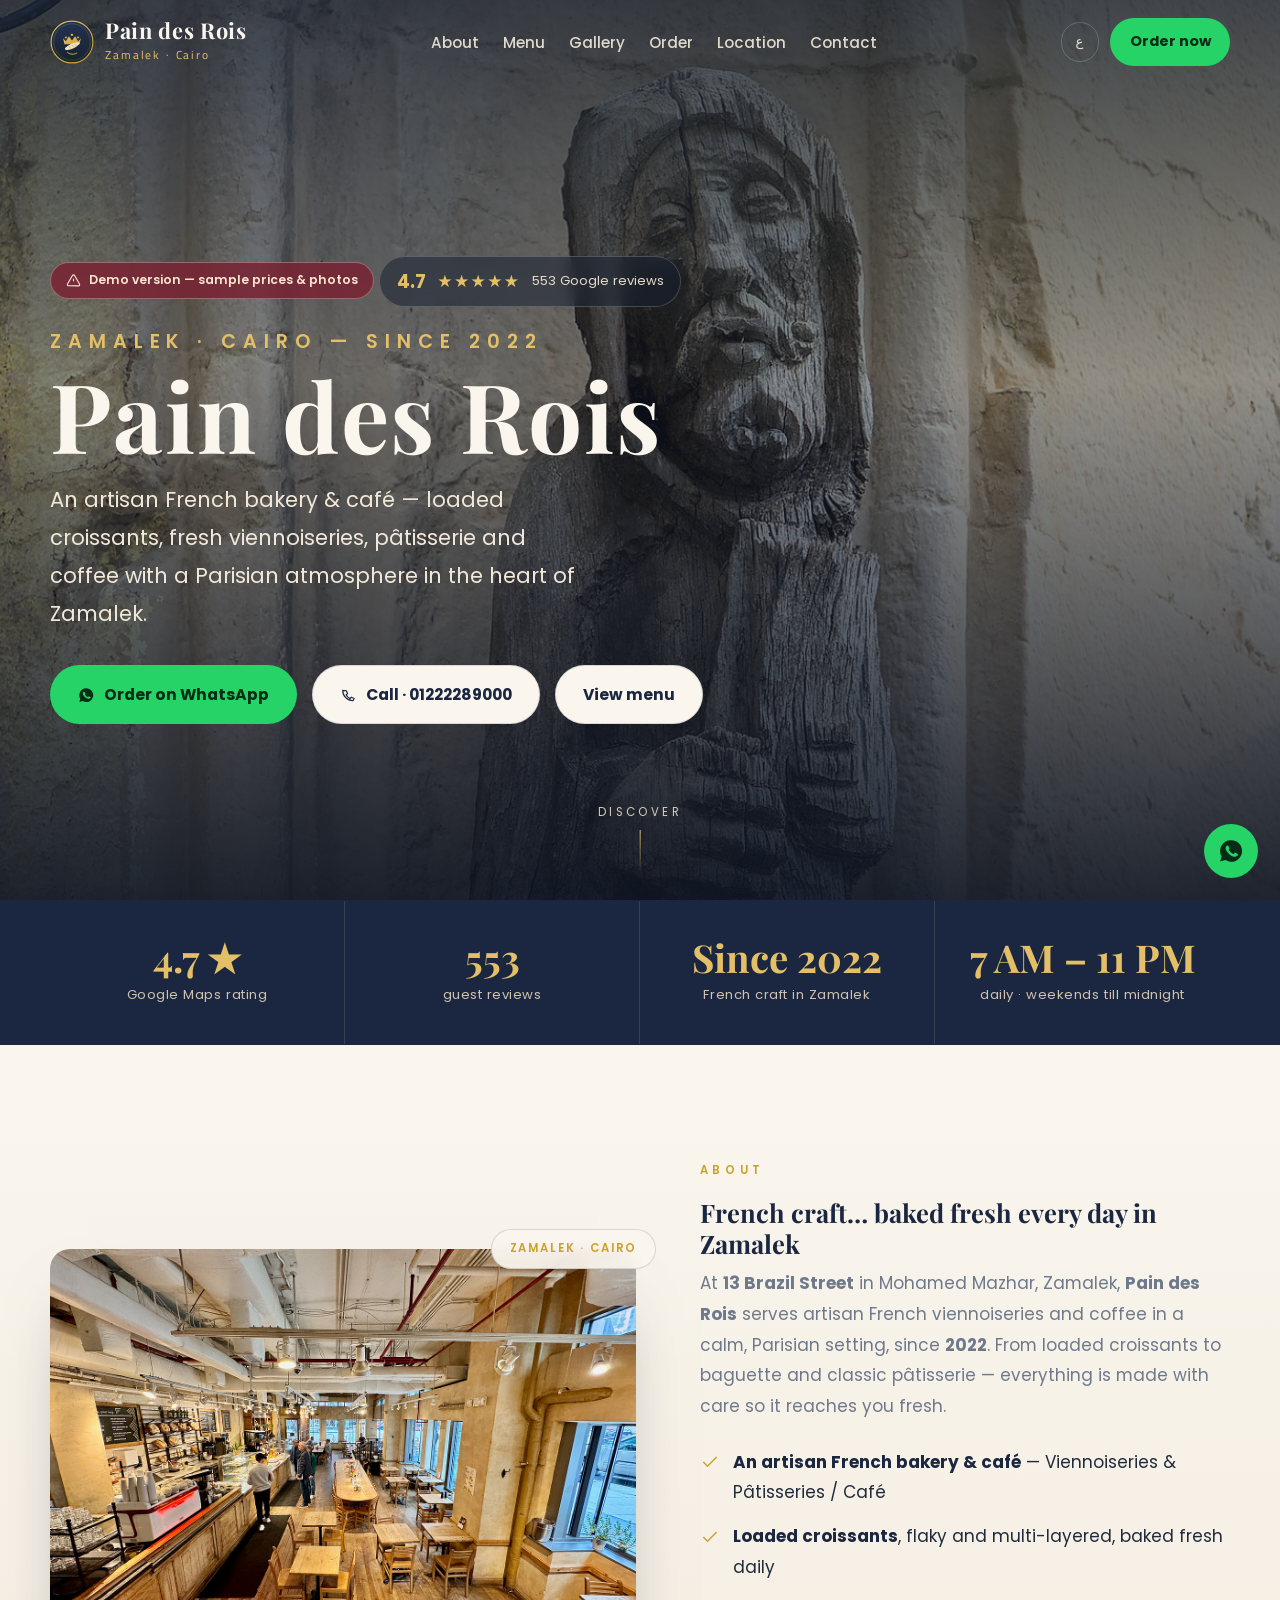
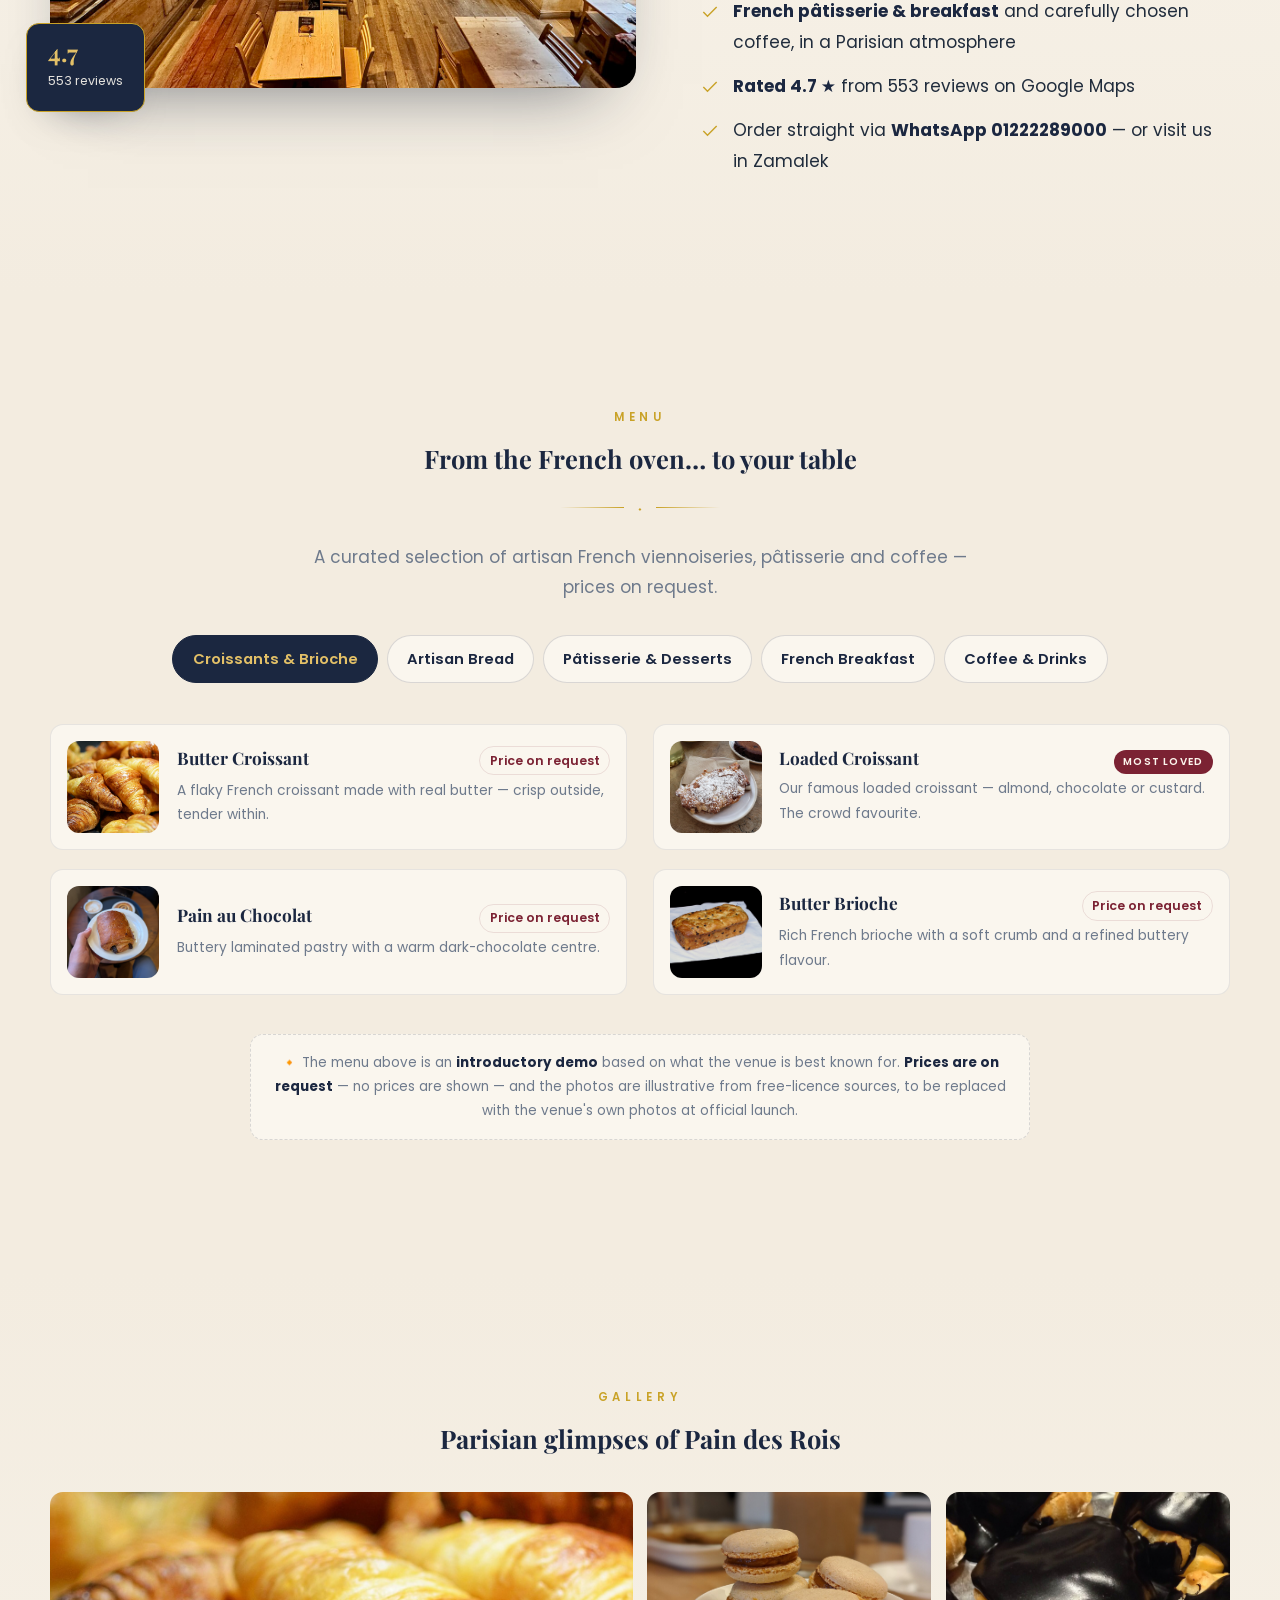
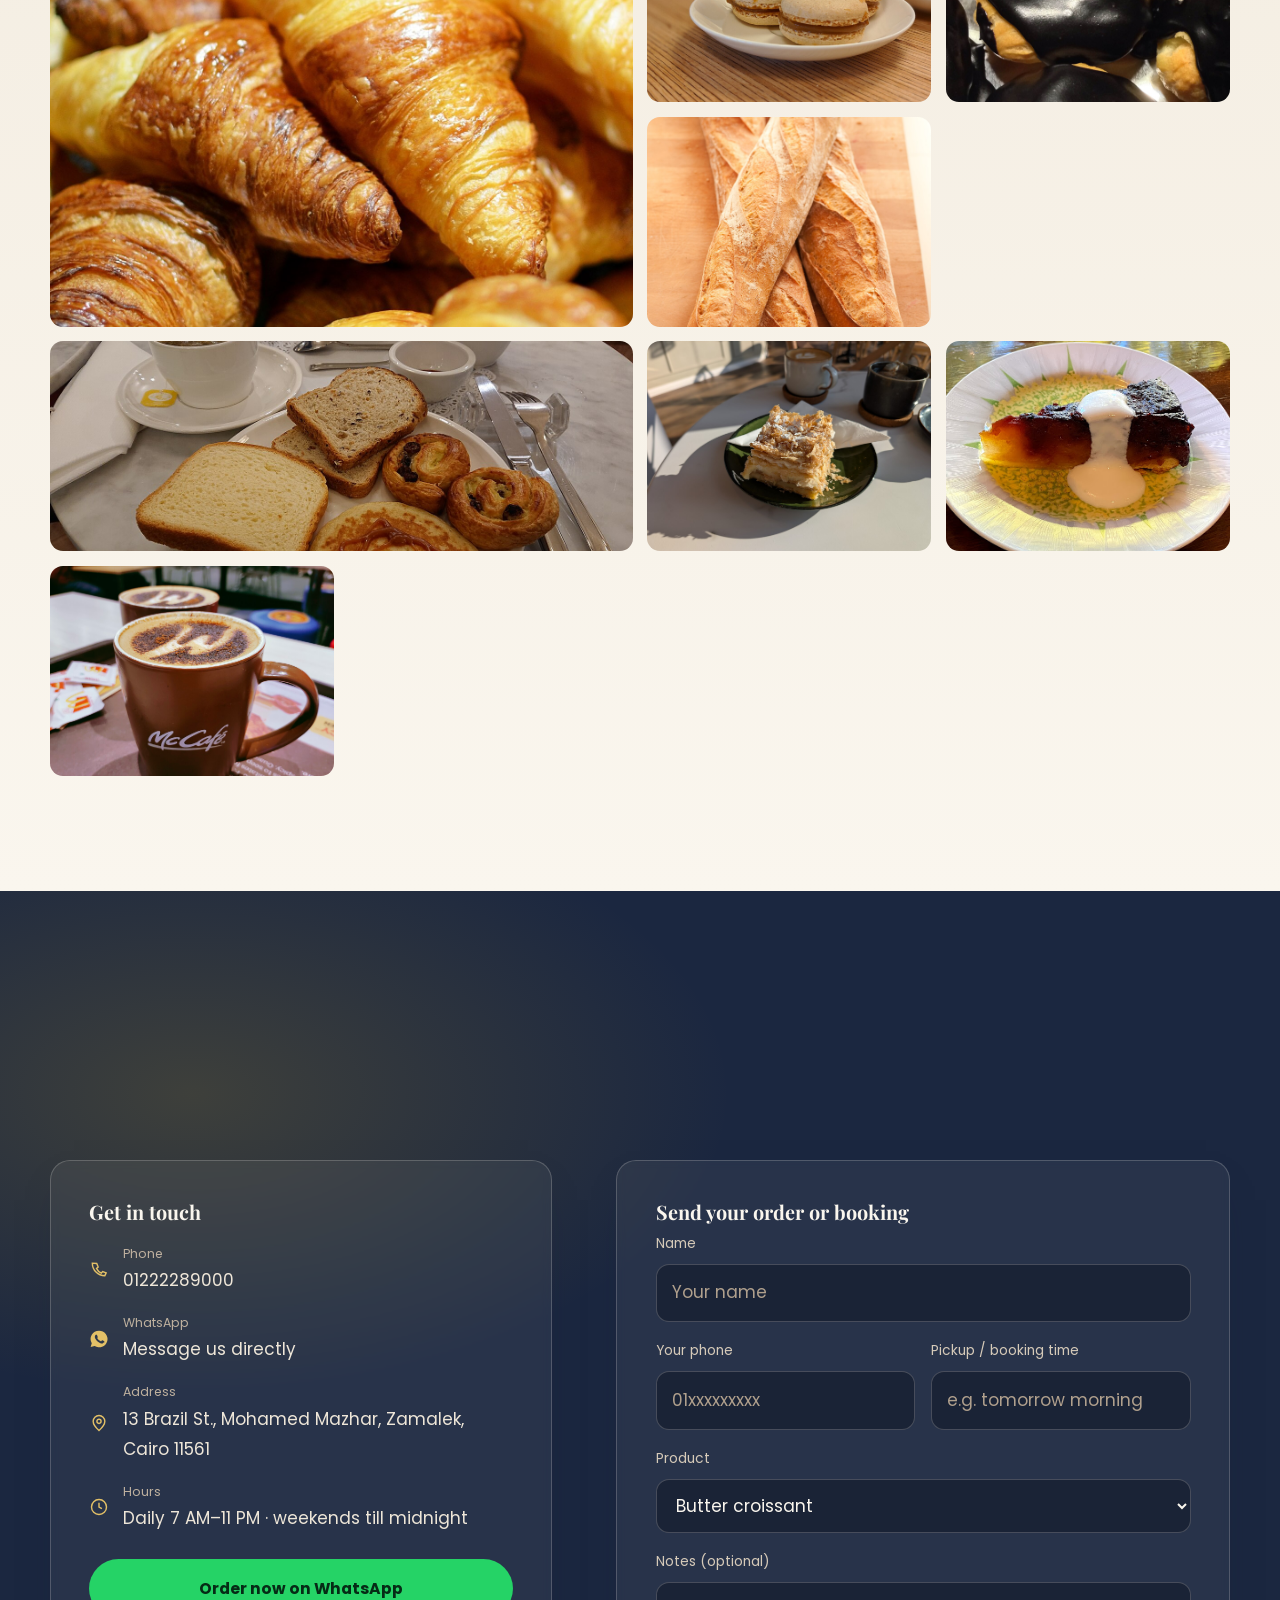
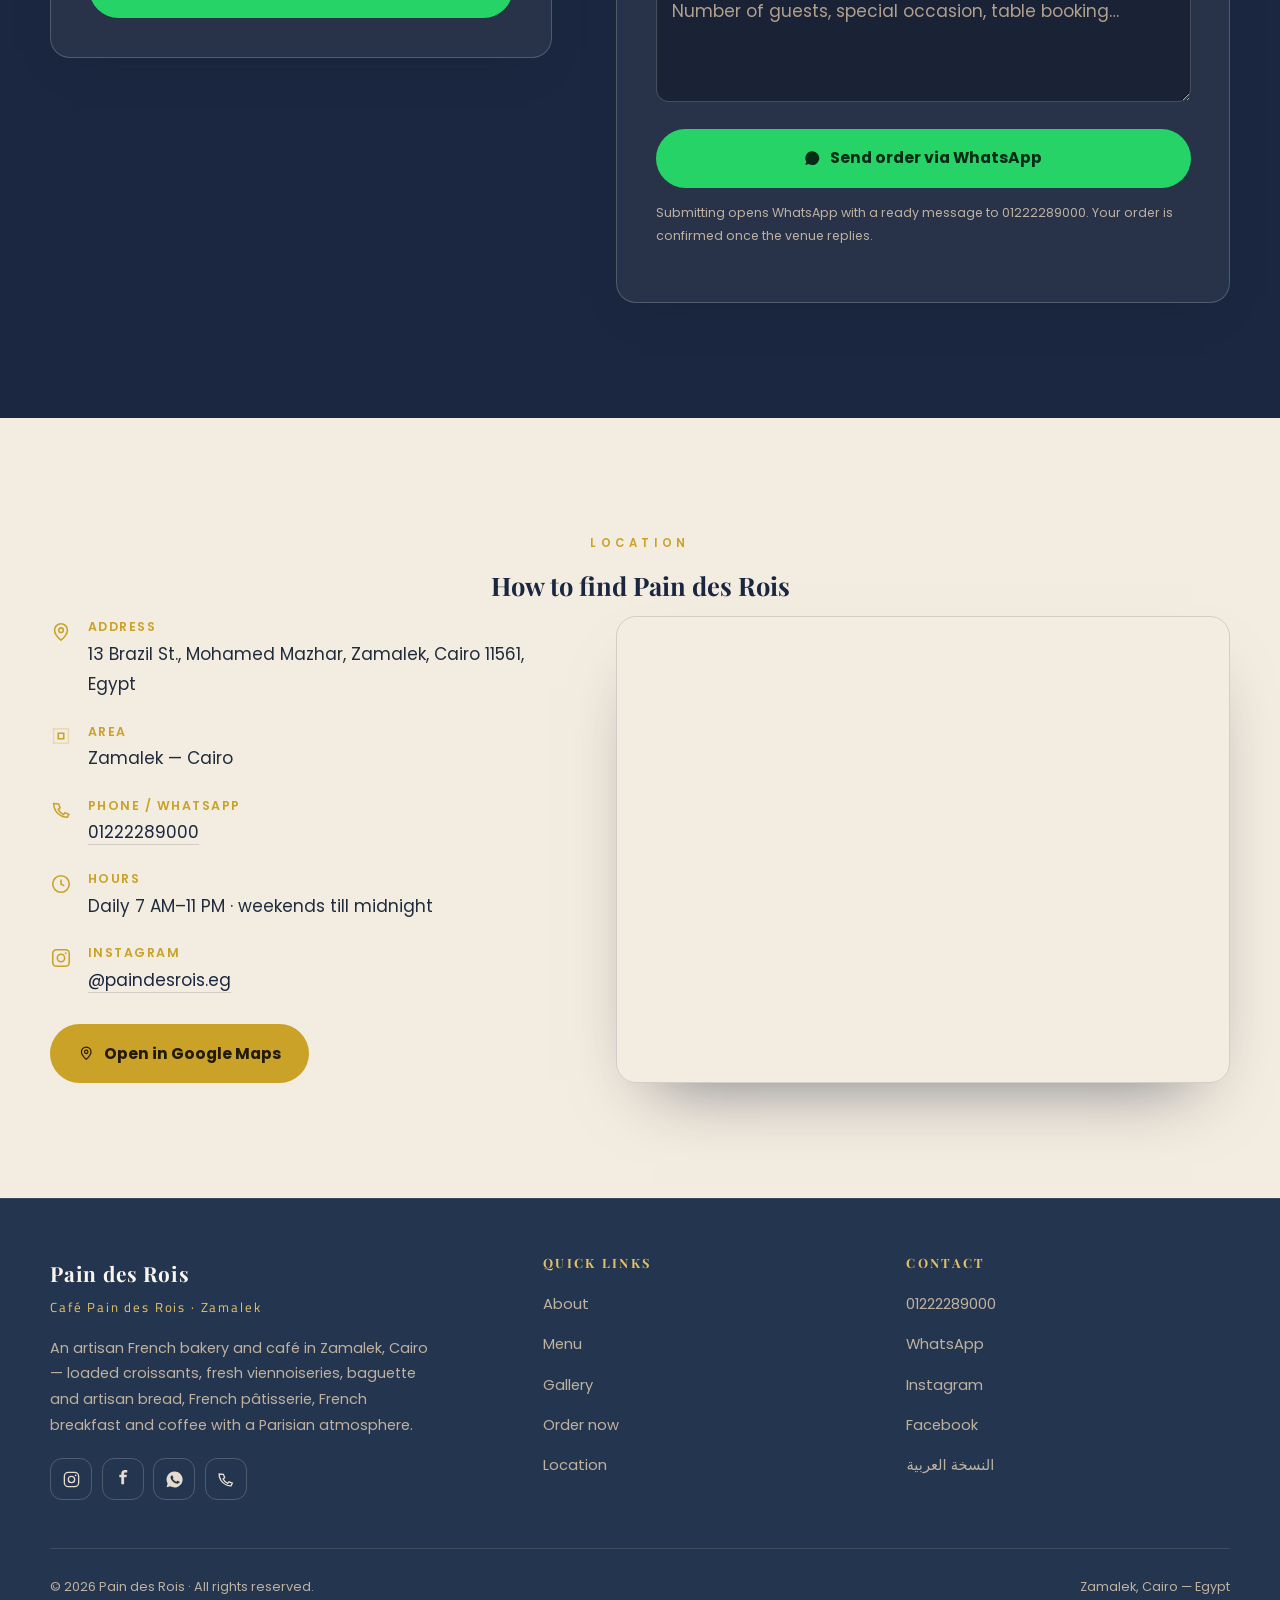
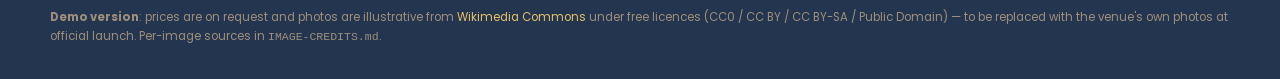
<file: en.html>
<!DOCTYPE html>
<html lang="en" dir="ltr">
<head>
<meta charset="UTF-8">
<meta name="viewport" content="width=device-width, initial-scale=1">
<title>Pain des Rois | French Bakery &amp; Café in Zamalek, Cairo — Croissants &amp; Pâtisserie</title>
<meta name="description" content="Pain des Rois — an artisan French bakery and café in Zamalek, Cairo: loaded croissants, fresh viennoiseries, baguette and artisan bread, French pâtisserie, French breakfast and coffee, with a Parisian atmosphere. 13 Brazil St., Mohamed Mazhar, Zamalek. Rated 4.7 from 553 reviews. Order on WhatsApp 01222289000.">
<meta name="theme-color" content="#1B2740">
<link rel="canonical" href="https://monstorjohan-png.github.io/pain-des-rois/en.html">
<link rel="alternate" hreflang="ar" href="https://monstorjohan-png.github.io/pain-des-rois/">
<link rel="alternate" hreflang="en" href="https://monstorjohan-png.github.io/pain-des-rois/en.html">
<link rel="icon" href="assets/img/logo.svg" type="image/svg+xml">

<meta property="og:type" content="business.business">
<meta property="og:title" content="Pain des Rois | French Bakery &amp; Café in Zamalek, Cairo">
<meta property="og:description" content="Loaded croissants and fresh viennoiseries, baguette and artisan bread, French pâtisserie, French breakfast and coffee with a Parisian atmosphere in Zamalek, Cairo. Rated 4.7 ★ from 553 reviews.">
<meta property="og:image" content="https://monstorjohan-png.github.io/pain-des-rois/assets/img/croissant.jpg">
<meta property="og:url" content="https://monstorjohan-png.github.io/pain-des-rois/en.html">
<meta property="og:locale" content="en_US">
<meta property="og:site_name" content="Pain des Rois">

<link rel="preconnect" href="https://fonts.googleapis.com">
<link rel="preconnect" href="https://fonts.gstatic.com" crossorigin>
<link href="https://fonts.googleapis.com/css2?family=Cairo:wght@400;600;700;800&family=Tajawal:wght@300;400;500;700&family=Playfair+Display:wght@500;600;700&family=Cormorant+Garamond:wght@500;600&family=Poppins:wght@300;400;500;600&display=swap" rel="stylesheet">
<link rel="stylesheet" href="assets/css/style.css">

<script type="application/ld+json">
{
  "@context": "https://schema.org",
  "@type": ["LocalBusiness", "Bakery", "CafeOrCoffeeShop"],
  "name": "Pain des Rois",
  "alternateName": "بان دي روا",
  "description": "An artisan French bakery and café in Zamalek, Cairo: loaded croissants and fresh viennoiseries, baguette and artisan bread, French pâtisserie, French breakfast and coffee with a Parisian atmosphere.",
  "image": "https://monstorjohan-png.github.io/pain-des-rois/assets/img/croissant.jpg",
  "url": "https://monstorjohan-png.github.io/pain-des-rois/en.html",
  "telephone": "+201222289000",
  "servesCuisine": ["French", "Bakery", "Patisserie", "Cafe"],
  "priceRange": "Price on request",
  "foundingDate": "2022",
  "address": {
    "@type": "PostalAddress",
    "streetAddress": "13 Brazil St., Mohamed Mazhar",
    "addressLocality": "Zamalek, Cairo",
    "addressRegion": "Cairo Governorate",
    "postalCode": "11561",
    "addressCountry": "EG"
  },
  "geo": {
    "@type": "GeoCoordinates",
    "latitude": "30.0606",
    "longitude": "31.2197"
  },
  "openingHoursSpecification": [{
    "@type": "OpeningHoursSpecification",
    "dayOfWeek": ["Monday","Tuesday","Wednesday","Thursday","Friday","Saturday","Sunday"],
    "opens": "07:00",
    "closes": "23:00"
  }],
  "aggregateRating": {
    "@type": "AggregateRating",
    "ratingValue": "4.7",
    "reviewCount": "553",
    "bestRating": "5"
  },
  "potentialAction": {
    "@type": "OrderAction",
    "target": "https://wa.me/201222289000"
  },
  "sameAs": [
    "https://www.instagram.com/paindesrois.eg/",
    "https://www.facebook.com/p/Pain-des-Rois-100085146702412/",
    "https://wa.me/201222289000"
  ]
}
</script>
</head>
<body>

<header class="site-header" id="top">
  <div class="wrap header-inner">
    <a class="brand" href="#top">
      <img src="assets/img/logo.svg" alt="Pain des Rois logo — French bakery in Zamalek" width="44" height="44">
      <span class="brand__meta"><b>Pain des Rois</b><small>Zamalek · Cairo</small></span>
    </a>
    <nav class="nav" id="nav" aria-label="Main navigation">
      <a href="#about">About</a>
      <a href="#menu">Menu</a>
      <a href="#gallery">Gallery</a>
      <a href="#order">Order</a>
      <a href="#location">Location</a>
      <a href="#contact">Contact</a>
    </nav>
    <div class="header-cta">
      <a class="lang-switch" href="index.html">ع<span class="sr-only"> — النسخة العربية</span></a>
      <a class="btn btn--sm btn--wa" href="https://wa.me/201222289000?text=Hello%2C%20I%20would%20like%20to%20order%20from%20Pain%20des%20Rois%20%F0%9F%A5%90" target="_blank" rel="noopener">Order now</a>
      <button class="nav-toggle" id="navToggle" aria-label="Open menu" aria-expanded="false" aria-controls="nav"><span></span></button>
    </div>
  </div>
</header>

<main id="main">
<!-- ============ HERO ============ -->
<section class="hero">
  <div class="hero__bg" role="img" aria-label="A refined Parisian café facade"></div>
  <div class="hero__veil"></div>
  <div class="wrap">
    <p class="hero__demo reveal">
      <svg viewBox="0 0 24 24" fill="none" stroke="currentColor" stroke-width="1.8" aria-hidden="true"><path d="M12 9v4m0 4h.01M10.3 3.9 2.4 17.5A2 2 0 0 0 4.1 20.5h15.8a2 2 0 0 0 1.7-3L13.7 3.9a2 2 0 0 0-3.4 0Z"/></svg>
      Demo version — sample prices &amp; photos
    </p>
    <div class="hero__rating reveal">
      <b>4.7</b>
      <span class="stars" aria-hidden="true">★★★★★</span>
      <small>553 Google reviews</small>
    </div>
    <h1 class="hero__name reveal"><span>Zamalek · Cairo — since 2022</span>Pain des Rois</h1>
    <p class="hero__tag reveal">An artisan French bakery &amp; café — loaded croissants, fresh viennoiseries, pâtisserie and coffee with a Parisian atmosphere in the heart of Zamalek.</p>
    <div class="hero__actions reveal">
      <a class="btn btn--wa" href="https://wa.me/201222289000?text=Hello%2C%20I%20would%20like%20to%20order%20from%20Pain%20des%20Rois%20%F0%9F%A5%90" target="_blank" rel="noopener">
        <svg viewBox="0 0 24 24" fill="currentColor" aria-hidden="true"><path d="M12 2a10 10 0 0 0-8.7 15l-1.3 4.7 4.8-1.3A10 10 0 1 0 12 2Zm5.5 14.2c-.2.6-1.2 1.2-1.7 1.2-.4 0-1 .1-3.2-.9-2.7-1.2-4.4-4-4.5-4.2-.1-.2-1.1-1.5-1.1-2.8s.7-2 .9-2.2c.2-.3.5-.3.7-.3h.5c.2 0 .4 0 .6.5l.8 2c.1.2.1.4 0 .5l-.4.5c-.1.2-.3.3-.1.6.2.3.8 1.3 1.7 2.1 1.2 1 2.1 1.3 2.4 1.5.3.1.4.1.6-.1l.7-.9c.2-.2.4-.2.6-.1l1.9.9c.5.2.5.4.5.6s0 .9-.2 1.5Z"/></svg>
        Order on WhatsApp
      </a>
      <a class="btn btn--ghost btn--cream" href="tel:+201222289000">
        <svg viewBox="0 0 24 24" fill="none" stroke="currentColor" stroke-width="1.7" aria-hidden="true"><path d="M4 5c0 8.3 6.7 15 15 15l1.6-3.3-4.2-1.7-1.7 2a11.6 11.6 0 0 1-5.7-5.7l2-1.7L9.3 5.4Z"/></svg>
        Call · 01222289000
      </a>
      <a class="btn btn--ghost btn--cream" href="#menu">View menu</a>
    </div>
  </div>
  <div class="scroll-hint" aria-hidden="true"><span>Discover</span><i></i></div>
</section>

<!-- ============ STATS ============ -->
<section class="stats" aria-label="Quick facts">
  <div class="wrap stats__grid">
    <div class="stat reveal"><b>4.7 ★</b><span>Google Maps rating</span></div>
    <div class="stat reveal"><b>553</b><span>guest reviews</span></div>
    <div class="stat reveal"><b>Since 2022</b><span>French craft in Zamalek</span></div>
    <div class="stat reveal"><b>7 AM – 11 PM</b><span>daily · weekends till midnight</span></div>
  </div>
</section>

<!-- ============ ABOUT ============ -->
<section class="section about" id="about">
  <div class="wrap about__grid">
    <div class="about__media reveal">
      <img src="assets/img/bakery-interior.jpg" alt="Interior of a warm artisan French bakery with pastry shelves" loading="lazy">
      <div class="badge2">ZAMALEK · CAIRO</div>
      <div class="badge"><b>4.7</b><span>553 reviews</span></div>
    </div>
    <div class="reveal">
      <p class="eyebrow">About</p>
      <h2>French craft… baked fresh every day in Zamalek</h2>
      <p class="lead">At <b>13 Brazil Street</b> in Mohamed Mazhar, Zamalek, <b>Pain des Rois</b> serves artisan French viennoiseries and coffee in a calm, Parisian setting, since <b>2022</b>. From loaded croissants to baguette and classic pâtisserie — everything is made with care so it reaches you fresh.</p>
      <ul class="feature-list">
        <li><svg viewBox="0 0 24 24" fill="none" stroke="currentColor" stroke-width="1.7" aria-hidden="true"><path d="M20 6 9 17l-5-5"/></svg><span><b>An artisan French bakery &amp; café</b> — Viennoiseries &amp; Pâtisseries / Café</span></li>
        <li><svg viewBox="0 0 24 24" fill="none" stroke="currentColor" stroke-width="1.7" aria-hidden="true"><path d="M20 6 9 17l-5-5"/></svg><span><b>Loaded croissants</b>, flaky and multi-layered, baked fresh daily</span></li>
        <li><svg viewBox="0 0 24 24" fill="none" stroke="currentColor" stroke-width="1.7" aria-hidden="true"><path d="M20 6 9 17l-5-5"/></svg><span><b>French pâtisserie &amp; breakfast</b> and carefully chosen coffee, in a Parisian atmosphere</span></li>
        <li><svg viewBox="0 0 24 24" fill="none" stroke="currentColor" stroke-width="1.7" aria-hidden="true"><path d="M20 6 9 17l-5-5"/></svg><span><b>Rated 4.7 ★</b> from 553 reviews on Google Maps</span></li>
        <li><svg viewBox="0 0 24 24" fill="none" stroke="currentColor" stroke-width="1.7" aria-hidden="true"><path d="M20 6 9 17l-5-5"/></svg><span>Order straight via <b>WhatsApp 01222289000</b> — or visit us in Zamalek</span></li>
      </ul>
    </div>
  </div>
</section>

<!-- ============ MENU ============ -->
<section class="section menu" id="menu">
  <div class="wrap">
    <div class="center reveal">
      <p class="eyebrow">Menu</p>
      <h2>From the French oven… to your table</h2>
      <div class="rule" aria-hidden="true"><span>◆</span></div>
      <p class="lead center">A curated selection of artisan French viennoiseries, pâtisserie and coffee — prices on request.</p>
    </div>

    <div class="menu__tabs" role="tablist" aria-label="Menu sections">
      <button role="tab" aria-selected="true" data-tab="viennoiserie">Croissants &amp; Brioche</button>
      <button role="tab" aria-selected="false" data-tab="bread">Artisan Bread</button>
      <button role="tab" aria-selected="false" data-tab="patisserie">Pâtisserie &amp; Desserts</button>
      <button role="tab" aria-selected="false" data-tab="breakfast">French Breakfast</button>
      <button role="tab" aria-selected="false" data-tab="coffee">Coffee &amp; Drinks</button>
    </div>

    <!-- Viennoiserie -->
    <div class="menu__panel is-active" id="panel-viennoiserie" role="tabpanel" aria-label="Croissants and brioche">
      <div class="dish-grid">
        <article class="dish"><img src="assets/img/croissant.jpg" alt="Fresh French butter croissant" loading="lazy"><div class="dish__body"><div class="dish__top"><h3>Butter Croissant</h3><span class="dish__price">Price on request</span></div><p>A flaky French croissant made with real butter — crisp outside, tender within.</p></div></article>
        <article class="dish"><img src="assets/img/almond-croissant.jpg" alt="Loaded almond croissant" loading="lazy"><div class="dish__body"><div class="dish__top"><h3>Loaded Croissant</h3><span class="dish__tag">Most loved</span></div><p>Our famous loaded croissant — almond, chocolate or custard. The crowd favourite.</p></div></article>
        <article class="dish"><img src="assets/img/pain-au-chocolat.jpg" alt="Pain au chocolat with flaky pastry and chocolate" loading="lazy"><div class="dish__body"><div class="dish__top"><h3>Pain au Chocolat</h3><span class="dish__price">Price on request</span></div><p>Buttery laminated pastry with a warm dark-chocolate centre.</p></div></article>
        <article class="dish"><img src="assets/img/brioche.jpg" alt="Rich French butter brioche" loading="lazy"><div class="dish__body"><div class="dish__top"><h3>Butter Brioche</h3><span class="dish__price">Price on request</span></div><p>Rich French brioche with a soft crumb and a refined buttery flavour.</p></div></article>
      </div>
    </div>

    <!-- Bread -->
    <div class="menu__panel" id="panel-bread" role="tabpanel" aria-label="Artisan bread">
      <div class="dish-grid">
        <article class="dish"><img src="assets/img/baguette.jpg" alt="Fresh French baguette with a crisp crust" loading="lazy"><div class="dish__body"><div class="dish__top"><h3>French Baguette</h3><span class="dish__price">Price on request</span></div><p>A golden, crisp crust with a soft centre — baked fresh every day.</p></div></article>
        <article class="dish"><img src="assets/img/sourdough.jpg" alt="Artisan sourdough bread loaf" loading="lazy"><div class="dish__body"><div class="dish__top"><h3>Sourdough Bread</h3><span class="dish__tag">Artisan</span></div><p>Artisan sourdough with a deep flavour and a signature crust.</p></div></article>
      </div>
    </div>

    <!-- Pâtisserie -->
    <div class="menu__panel" id="panel-patisserie" role="tabpanel" aria-label="Patisserie and desserts">
      <div class="dish-grid">
        <article class="dish"><img src="assets/img/macarons.jpg" alt="Colourful French macarons" loading="lazy"><div class="dish__body"><div class="dish__top"><h3>French Macarons</h3><span class="dish__price">Price on request</span></div><p>Crisp on the outside, soft within, in assorted flavours — a perfect little gift.</p></div></article>
        <article class="dish"><img src="assets/img/eclair.jpg" alt="Chocolate éclair with a glossy glaze" loading="lazy"><div class="dish__body"><div class="dish__top"><h3>Chocolate Éclair</h3><span class="dish__price">Price on request</span></div><p>A French éclair filled with cream and topped with a glossy chocolate glaze.</p></div></article>
        <article class="dish"><img src="assets/img/fruit-tart.jpg" alt="French fruit tart" loading="lazy"><div class="dish__body"><div class="dish__top"><h3>French Tart</h3><span class="dish__price">Price on request</span></div><p>A tender butter-crust tart with a creamy filling, baked and finished by hand.</p></div></article>
        <article class="dish"><img src="assets/img/mille-feuille.jpg" alt="French mille-feuille with layers of puff pastry" loading="lazy"><div class="dish__body"><div class="dish__top"><h3>Mille-Feuille</h3><span class="dish__tag">Classic</span></div><p>Layers of puff pastry with vanilla cream — a French pâtisserie masterpiece.</p></div></article>
      </div>
    </div>

    <!-- Breakfast -->
    <div class="menu__panel" id="panel-breakfast" role="tabpanel" aria-label="French breakfast">
      <div class="dish-grid">
        <article class="dish"><img src="assets/img/french-breakfast.jpg" alt="French breakfast with croissant and coffee" loading="lazy"><div class="dish__body"><div class="dish__top"><h3>Full French Breakfast</h3><span class="dish__price">Price on request</span></div><p>A Parisian breakfast: croissant or baguette, butter and jam, with coffee — start your day in Zamalek.</p></div></article>
        <article class="dish"><img src="assets/img/pain-aux-raisins.jpg" alt="Pain aux raisins swirl with raisins" loading="lazy"><div class="dish__body"><div class="dish__top"><h3>Pain aux Raisins</h3><span class="dish__price">Price on request</span></div><p>A laminated swirl with raisins and pastry cream — the perfect morning-coffee companion.</p></div></article>
      </div>
    </div>

    <!-- Coffee -->
    <div class="menu__panel" id="panel-coffee" role="tabpanel" aria-label="Coffee and drinks">
      <div class="dish-grid">
        <article class="dish"><img src="assets/img/cappuccino.jpg" alt="Cup of cappuccino with milk foam" loading="lazy"><div class="dish__body"><div class="dish__top"><h3>Cappuccino</h3><span class="dish__price">Price on request</span></div><p>A balanced cappuccino with selected beans and velvety milk foam.</p></div></article>
        <article class="dish"><img src="assets/img/hot-chocolate.jpg" alt="Cup of hot chocolate" loading="lazy"><div class="dish__body"><div class="dish__top"><h3>Hot Chocolate</h3><span class="dish__tag">Signature</span></div><p>Rich, creamy hot chocolate — the perfect companion to French pastries.</p></div></article>
      </div>
    </div>

    <p class="menu-note">🔸 The menu above is an <b>introductory demo</b> based on what the venue is best known for. <b>Prices are on request</b> — no prices are shown — and the photos are illustrative from free-licence sources, to be replaced with the venue's own photos at official launch.</p>
  </div>
</section>

<!-- ============ GALLERY ============ -->
<section class="section gallery" id="gallery">
  <div class="wrap">
    <div class="center reveal">
      <p class="eyebrow">Gallery</p>
      <h2>Parisian glimpses of Pain des Rois</h2>
    </div>
    <div class="gallery__grid reveal">
      <a class="g--w2 g--h2" href="assets/img/croissant.jpg" target="_blank" rel="noopener"><img src="assets/img/croissant.jpg" alt="Fresh French croissant" loading="lazy"></a>
      <a href="assets/img/macarons.jpg" target="_blank" rel="noopener"><img src="assets/img/macarons.jpg" alt="Colourful French macarons" loading="lazy"></a>
      <a href="assets/img/eclair.jpg" target="_blank" rel="noopener"><img src="assets/img/eclair.jpg" alt="Chocolate éclair" loading="lazy"></a>
      <a href="assets/img/baguette.jpg" target="_blank" rel="noopener"><img src="assets/img/baguette.jpg" alt="French baguette" loading="lazy"></a>
      <a class="g--w2" href="assets/img/french-breakfast.jpg" target="_blank" rel="noopener"><img src="assets/img/french-breakfast.jpg" alt="French breakfast with croissant and coffee" loading="lazy"></a>
      <a href="assets/img/mille-feuille.jpg" target="_blank" rel="noopener"><img src="assets/img/mille-feuille.jpg" alt="Mille-feuille with puff-pastry layers" loading="lazy"></a>
      <a href="assets/img/fruit-tart.jpg" target="_blank" rel="noopener"><img src="assets/img/fruit-tart.jpg" alt="French fruit tart" loading="lazy"></a>
      <a href="assets/img/cappuccino.jpg" target="_blank" rel="noopener"><img src="assets/img/cappuccino.jpg" alt="Cup of cappuccino" loading="lazy"></a>
    </div>
  </div>
</section>

<!-- ============ ORDER ============ -->
<section class="section order" id="order">
  <div class="wrap">
    <div class="center reveal">
      <p class="eyebrow">Order / Book</p>
      <h2>Your order or booking… one step away</h2>
      <p class="lead center">Fill in your details and we'll prepare a ready-to-send WhatsApp message to Pain des Rois — or simply call us, or visit us in Zamalek.</p>
    </div>

    <div class="order__grid">
      <div class="card reveal">
        <h3>Get in touch</h3>
        <div class="contact-lines">
          <a href="tel:+201222289000">
            <svg viewBox="0 0 24 24" fill="none" stroke="currentColor" stroke-width="1.7" aria-hidden="true"><path d="M4 5c0 8.3 6.7 15 15 15l1.6-3.3-4.2-1.7-1.7 2a11.6 11.6 0 0 1-5.7-5.7l2-1.7L9.3 5.4Z"/></svg>
            <span><small>Phone</small>01222289000</span>
          </a>
          <a href="https://wa.me/201222289000?text=Hello%2C%20I%20would%20like%20to%20order%20from%20Pain%20des%20Rois%20%F0%9F%A5%90" target="_blank" rel="noopener">
            <svg viewBox="0 0 24 24" fill="currentColor" aria-hidden="true"><path d="M12 2a10 10 0 0 0-8.7 15l-1.3 4.7 4.8-1.3A10 10 0 1 0 12 2Zm5.5 14.2c-.2.6-1.2 1.2-1.7 1.2-.4 0-1 .1-3.2-.9-2.7-1.2-4.4-4-4.5-4.2-.1-.2-1.1-1.5-1.1-2.8s.7-2 .9-2.2c.2-.3.5-.3.7-.3h.5c.2 0 .4 0 .6.5l.8 2c.1.2.1.4 0 .5l-.4.5c-.1.2-.3.3-.1.6.2.3.8 1.3 1.7 2.1 1.2 1 2.1 1.3 2.4 1.5.3.1.4.1.6-.1l.7-.9c.2-.2.4-.2.6-.1l1.9.9c.5.2.5.4.5.6s0 .9-.2 1.5Z"/></svg>
            <span><small>WhatsApp</small>Message us directly</span>
          </a>
          <div>
            <svg viewBox="0 0 24 24" fill="none" stroke="currentColor" stroke-width="1.7" aria-hidden="true"><path d="M12 21s7-6 7-11a7 7 0 1 0-14 0c0 5 7 11 7 11Z"/><circle cx="12" cy="10" r="2.5"/></svg>
            <span><small>Address</small>13 Brazil St., Mohamed Mazhar, Zamalek, Cairo 11561</span>
          </div>
          <div>
            <svg viewBox="0 0 24 24" fill="none" stroke="currentColor" stroke-width="1.7" aria-hidden="true"><circle cx="12" cy="12" r="9"/><path d="M12 7v5l3.5 2"/></svg>
            <span><small>Hours</small>Daily 7 AM–11 PM · weekends till midnight</span>
          </div>
        </div>
        <a class="btn btn--wa" style="margin-top:1.6rem;width:100%" href="https://wa.me/201222289000?text=Hello%2C%20I%20would%20like%20to%20order%20from%20Pain%20des%20Rois%20%F0%9F%A5%90" target="_blank" rel="noopener">Order now on WhatsApp</a>
      </div>

      <form class="card reveal" id="orderForm" novalidate>
        <h3>Send your order or booking</h3>
        <div class="field">
          <label for="oName">Name</label>
          <input id="oName" name="name" type="text" placeholder="Your name" required>
        </div>
        <div class="field field--row">
          <div>
            <label for="oPhone">Your phone</label>
            <input id="oPhone" name="phone" type="tel" inputmode="tel" placeholder="01xxxxxxxxx">
          </div>
          <div>
            <label for="oWhen">Pickup / booking time</label>
            <input id="oWhen" name="when" type="text" placeholder="e.g. tomorrow morning">
          </div>
        </div>
        <div class="field">
          <label for="oProduct">Product</label>
          <select id="oProduct" name="product">
            <option>Butter croissant</option>
            <option>Loaded croissant</option>
            <option>Pain au chocolat</option>
            <option>Butter brioche</option>
            <option>French baguette</option>
            <option>Sourdough bread</option>
            <option>French macarons</option>
            <option>Chocolate éclair</option>
            <option>French tart</option>
            <option>Mille-feuille</option>
            <option>Full French breakfast</option>
            <option>Cappuccino</option>
            <option>Hot chocolate</option>
            <option>Another custom order</option>
          </select>
        </div>
        <div class="field">
          <label for="oNotes">Notes (optional)</label>
          <textarea id="oNotes" name="notes" rows="3" placeholder="Number of guests, special occasion, table booking…"></textarea>
        </div>
        <button class="btn btn--wa" type="submit" style="width:100%">
          <svg viewBox="0 0 24 24" fill="currentColor" aria-hidden="true"><path d="M12 2a10 10 0 0 0-8.7 15l-1.3 4.7 4.8-1.3A10 10 0 1 0 12 2Z"/></svg>
          Send order via WhatsApp
        </button>
        <p class="hint">Submitting opens WhatsApp with a ready message to 01222289000. Your order is confirmed once the venue replies.</p>
      </form>
    </div>
  </div>
</section>

<!-- ============ LOCATION ============ -->
<section class="section location" id="location">
  <div class="wrap">
    <div class="center reveal">
      <p class="eyebrow">Location</p>
      <h2>How to find Pain des Rois</h2>
    </div>
    <div class="order__grid" style="align-items:stretch">
      <div class="reveal">
        <ul class="info-list">
          <li>
            <svg viewBox="0 0 24 24" fill="none" stroke="currentColor" stroke-width="1.7" aria-hidden="true"><path d="M12 21s7-6 7-11a7 7 0 1 0-14 0c0 5 7 11 7 11Z"/><circle cx="12" cy="10" r="2.5"/></svg>
            <div><b>Address</b><span>13 Brazil St., Mohamed Mazhar, Zamalek, Cairo 11561, Egypt</span></div>
          </li>
          <li>
            <svg viewBox="0 0 24 24" fill="none" stroke="currentColor" stroke-width="1.7" aria-hidden="true"><path d="M4 4h16v16H4z" opacity=".25"/><path d="M9 9h6v6H9z"/></svg>
            <div><b>Area</b><span>Zamalek — Cairo</span></div>
          </li>
          <li>
            <svg viewBox="0 0 24 24" fill="none" stroke="currentColor" stroke-width="1.7" aria-hidden="true"><path d="M4 5c0 8.3 6.7 15 15 15l1.6-3.3-4.2-1.7-1.7 2a11.6 11.6 0 0 1-5.7-5.7l2-1.7L9.3 5.4Z"/></svg>
            <div><b>Phone / WhatsApp</b><span><a href="tel:+201222289000">01222289000</a></span></div>
          </li>
          <li>
            <svg viewBox="0 0 24 24" fill="none" stroke="currentColor" stroke-width="1.7" aria-hidden="true"><circle cx="12" cy="12" r="9"/><path d="M12 7v5l3.5 2"/></svg>
            <div><b>Hours</b><span>Daily 7 AM–11 PM · weekends till midnight</span></div>
          </li>
          <li>
            <svg viewBox="0 0 24 24" fill="none" stroke="currentColor" stroke-width="1.7" aria-hidden="true"><rect x="3" y="3" width="18" height="18" rx="4"/><circle cx="12" cy="12" r="4"/><circle cx="17.2" cy="6.8" r="1" fill="currentColor" stroke="none"/></svg>
            <div><b>Instagram</b><span><a href="https://www.instagram.com/paindesrois.eg/" target="_blank" rel="noopener">@paindesrois.eg</a></span></div>
          </li>
        </ul>
        <a class="btn" style="margin-top:1.8rem" href="https://www.google.com/maps/search/?api=1&amp;query=Pain+des+Rois+13+Brazil+Street+Mohamed+Mazhar+Zamalek+Cairo" target="_blank" rel="noopener">
          <svg viewBox="0 0 24 24" fill="none" stroke="currentColor" stroke-width="1.7" aria-hidden="true"><path d="M12 21s7-6 7-11a7 7 0 1 0-14 0c0 5 7 11 7 11Z"/><circle cx="12" cy="10" r="2.5"/></svg>
          Open in Google Maps
        </a>
      </div>
      <div class="map-frame reveal">
        <iframe title="Pain des Rois location map — 13 Brazil St., Zamalek" src="https://www.google.com/maps?q=13%20Brazil%20Street%2C%20Mohamed%20Mazhar%2C%20Zamalek%2C%20Cairo&amp;output=embed&amp;hl=en" loading="lazy" referrerpolicy="no-referrer-when-downgrade"></iframe>
      </div>
    </div>
  </div>
</section>

</main>

<footer class="site-footer" id="contact">
  <div class="wrap footer-grid">
    <div class="footer-brand">
      <b>Pain des Rois</b>
      <span class="ar">Café Pain des Rois · Zamalek</span>
      <p>An artisan French bakery and café in Zamalek, Cairo — loaded croissants, fresh viennoiseries, baguette and artisan bread, French pâtisserie, French breakfast and coffee with a Parisian atmosphere.</p>
      <div class="social">
        <a href="https://www.instagram.com/paindesrois.eg/" target="_blank" rel="noopener" aria-label="Pain des Rois on Instagram">
          <svg viewBox="0 0 24 24" fill="none" stroke="currentColor" stroke-width="1.7" aria-hidden="true"><rect x="3" y="3" width="18" height="18" rx="5"/><circle cx="12" cy="12" r="4"/><circle cx="17.2" cy="6.8" r="1" fill="currentColor" stroke="none"/></svg>
        </a>
        <a href="https://www.facebook.com/p/Pain-des-Rois-100085146702412/" target="_blank" rel="noopener" aria-label="Pain des Rois on Facebook">
          <svg viewBox="0 0 24 24" fill="currentColor" aria-hidden="true"><path d="M14 9h3l.5-3H14V4.5c0-.9.3-1.5 1.6-1.5H18V.2C17.6.1 16.4 0 15 0c-2.7 0-4.5 1.6-4.5 4.6V6H8v3h2.5v9H14V9Z"/></svg>
        </a>
        <a href="https://wa.me/201222289000" target="_blank" rel="noopener" aria-label="Pain des Rois on WhatsApp">
          <svg viewBox="0 0 24 24" fill="currentColor" aria-hidden="true"><path d="M12 2a10 10 0 0 0-8.7 15l-1.3 4.7 4.8-1.3A10 10 0 1 0 12 2Zm5.5 14.2c-.2.6-1.2 1.2-1.7 1.2-.4 0-1 .1-3.2-.9-2.7-1.2-4.4-4-4.5-4.2-.1-.2-1.1-1.5-1.1-2.8s.7-2 .9-2.2c.2-.3.5-.3.7-.3h.5c.2 0 .4 0 .6.5l.8 2c.1.2.1.4 0 .5l-.4.5c-.1.2-.3.3-.1.6.2.3.8 1.3 1.7 2.1 1.2 1 2.1 1.3 2.4 1.5.3.1.4.1.6-.1l.7-.9c.2-.2.4-.2.6-.1l1.9.9c.5.2.5.4.5.6s0 .9-.2 1.5Z"/></svg>
        </a>
        <a href="tel:+201222289000" aria-label="Call Pain des Rois">
          <svg viewBox="0 0 24 24" fill="none" stroke="currentColor" stroke-width="1.7" aria-hidden="true"><path d="M4 5c0 8.3 6.7 15 15 15l1.6-3.3-4.2-1.7-1.7 2a11.6 11.6 0 0 1-5.7-5.7l2-1.7L9.3 5.4Z"/></svg>
        </a>
      </div>
    </div>
    <div class="footer-col">
      <h3>Quick links</h3>
      <ul>
        <li><a href="#about">About</a></li>
        <li><a href="#menu">Menu</a></li>
        <li><a href="#gallery">Gallery</a></li>
        <li><a href="#order">Order now</a></li>
        <li><a href="#location">Location</a></li>
      </ul>
    </div>
    <div class="footer-col">
      <h3>Contact</h3>
      <ul>
        <li><a href="tel:+201222289000">01222289000</a></li>
        <li><a href="https://wa.me/201222289000" target="_blank" rel="noopener">WhatsApp</a></li>
        <li><a href="https://www.instagram.com/paindesrois.eg/" target="_blank" rel="noopener">Instagram</a></li>
        <li><a href="https://www.facebook.com/p/Pain-des-Rois-100085146702412/" target="_blank" rel="noopener">Facebook</a></li>
        <li><a href="index.html">النسخة العربية</a></li>
      </ul>
    </div>
  </div>
  <div class="wrap footer-bottom">
    <span>© <span id="year">2026</span> Pain des Rois · All rights reserved.</span>
    <span>Zamalek, Cairo — Egypt</span>
  </div>
  <div class="wrap credits">
    <b>Demo version</b>: prices are on request and photos are illustrative from <a href="https://commons.wikimedia.org/" target="_blank" rel="noopener">Wikimedia Commons</a> under free licences (CC0 / CC BY / CC BY-SA / Public Domain) — to be replaced with the venue's own photos at official launch. Per-image sources in <code>IMAGE-CREDITS.md</code>.
  </div>
</footer>

<div class="float">
  <a class="top" id="toTop" href="#top" aria-label="Back to top">
    <svg viewBox="0 0 24 24" fill="none" stroke="currentColor" stroke-width="1.9" aria-hidden="true"><path d="M12 19V5M6 11l6-6 6 6"/></svg>
  </a>
  <a class="wa" href="https://wa.me/201222289000?text=Hello%2C%20I%20would%20like%20to%20order%20from%20Pain%20des%20Rois%20%F0%9F%A5%90" target="_blank" rel="noopener" aria-label="WhatsApp — Order now">
    <svg viewBox="0 0 24 24" fill="currentColor" aria-hidden="true"><path d="M12 2a10 10 0 0 0-8.7 15l-1.3 4.7 4.8-1.3A10 10 0 1 0 12 2Zm5.5 14.2c-.2.6-1.2 1.2-1.7 1.2-.4 0-1 .1-3.2-.9-2.7-1.2-4.4-4-4.5-4.2-.1-.2-1.1-1.5-1.1-2.8s.7-2 .9-2.2c.2-.3.5-.3.7-.3h.5c.2 0 .4 0 .6.5l.8 2c.1.2.1.4 0 .5l-.4.5c-.1.2-.3.3-.1.6.2.3.8 1.3 1.7 2.1 1.2 1 2.1 1.3 2.4 1.5.3.1.4.1.6-.1l.7-.9c.2-.2.4-.2.6-.1l1.9.9c.5.2.5.4.5.6s0 .9-.2 1.5Z"/></svg>
  </a>
</div>

<script src="assets/js/main.js"></script>
</body>
</html>
</file>
<file: assets/css/style.css>
/* ==========================================================================
   Pain des Rois — بان دي روا | Artisan French Bakery & Café, Zamalek, Cairo
   Design system + components. RTL & LTR aware (uses html[dir] / html[lang]).
   Parisian palette: cream / off-white, Parisian navy, Bordeaux wine, gold.
   ========================================================================== */

:root{
  --cream:#FAF6EE;
  --cream-2:#F3ECE0;
  --cream-3:#EAE0D0;
  --navy:#1B2740;
  --navy-2:#24354F;
  --navy-3:#2E4160;
  --navy-deep:#141E30;
  --bordeaux:#7B2233;
  --bordeaux-2:#93323F;
  --bordeaux-soft:rgba(123,34,51,.12);
  --gold:#C9A227;
  --gold-2:#E3C067;
  --gold-soft:rgba(201,162,39,.14);
  --ink-text:#202C3C;
  --muted:#6E7A8C;
  --muted-2:#8792A2;
  --line:rgba(27,39,64,.15);
  --line-soft:rgba(27,39,64,.09);
  --line-cream:rgba(250,246,238,.2);
  --maxw:1180px;
  --radius:20px;
  --radius-s:13px;
  --shadow:0 34px 70px -38px rgba(20,30,48,.6);
  --shadow-s:0 16px 40px -24px rgba(20,30,48,.5);
  --ff-ar-display:'Cairo','Tajawal',system-ui,sans-serif;
  --ff-ar-body:'Tajawal','Cairo',system-ui,sans-serif;
  --ff-en-display:'Playfair Display',Georgia,'Cormorant Garamond',serif;
  --ff-en-body:'Poppins','Cormorant Garamond',system-ui,sans-serif;
}

*,*::before,*::after{box-sizing:border-box}
html{scroll-behavior:smooth;-webkit-text-size-adjust:100%;overflow-x:hidden}
body{
  margin:0;background:var(--cream);color:var(--ink-text);
  line-height:1.8;font-size:17px;overflow-x:hidden;
}
html[lang="ar"] body{font-family:var(--ff-ar-body)}
html[lang="en"] body{font-family:var(--ff-en-body)}
h1,h2,h3,h4{margin:0 0 .4em;line-height:1.2;font-weight:700;color:var(--navy)}
html[lang="ar"] h1,html[lang="ar"] h2,html[lang="ar"] h3,html[lang="ar"] h4{font-family:var(--ff-ar-display)}
html[lang="en"] h1,html[lang="en"] h2,html[lang="en"] h3,html[lang="en"] h4{font-family:var(--ff-en-display);font-weight:700}
p{margin:0 0 1rem}
a{color:inherit;text-decoration:none}
img{max-width:100%;display:block}
ul{margin:0;padding:0;list-style:none}
button{font:inherit;cursor:pointer}
:focus-visible{outline:2px solid var(--gold);outline-offset:3px;border-radius:4px}

.wrap{width:min(100% - 2.5rem,var(--maxw));margin-inline:auto}
.eyebrow{
  font-family:var(--ff-en-body);letter-spacing:.4em;text-transform:uppercase;
  font-size:.72rem;color:var(--gold);font-weight:600;margin:0 0 1rem;
}
.section{padding:clamp(4.5rem,9vw,8rem) 0}
.section--tight{padding:clamp(3rem,6vw,5rem) 0}
.center{text-align:center}
.lead{color:var(--muted);font-size:1.06rem;max-width:62ch}
.center .lead{margin-inline:auto}

/* decorative rule */
.rule{display:flex;align-items:center;gap:.9rem;justify-content:center;margin:1.4rem 0}
.rule::before,.rule::after{content:"";height:1px;width:64px;background:linear-gradient(90deg,transparent,var(--gold))}
.rule::after{background:linear-gradient(90deg,var(--gold),transparent)}
.rule span{color:var(--gold);font-size:.8rem}

/* ---------- Buttons ---------- */
.btn{
  --bg:var(--gold);--fg:#231a05;
  display:inline-flex;align-items:center;gap:.6rem;justify-content:center;
  background:var(--bg);color:var(--fg);border:1px solid transparent;
  padding:.9rem 1.7rem;border-radius:100px;font-weight:700;font-size:.98rem;
  transition:transform .25s ease,box-shadow .25s ease,background .25s ease,color .25s ease;
  white-space:nowrap;
}
.btn:hover{transform:translateY(-2px);box-shadow:0 16px 32px -16px rgba(201,162,39,.9)}
.btn--ghost{--bg:transparent;--fg:var(--navy);border-color:var(--line)}
.btn--ghost:hover{border-color:var(--gold);color:var(--gold);box-shadow:none}
.btn--cream{--bg:var(--cream);--fg:var(--navy)}
.btn--wa{--bg:#25D366;--fg:#062b16}
.btn--bordeaux{--bg:var(--bordeaux);--fg:#fdf6ee}
.btn--sm{padding:.62rem 1.15rem;font-size:.9rem}
.btn svg{width:1.05em;height:1.05em;flex:none}

/* ---------- Header ---------- */
.site-header{
  position:fixed;inset-block-start:0;inset-inline:0;z-index:60;
  padding:1.15rem 0;transition:background .35s ease,padding .35s ease,box-shadow .35s ease;
}
.site-header.is-solid{background:rgba(250,246,238,.94);backdrop-filter:blur(14px);padding:.7rem 0;border-block-end:1px solid var(--line-soft);box-shadow:0 10px 30px -26px rgba(20,30,48,.6)}
.header-inner{display:flex;align-items:center;justify-content:space-between;gap:1rem}
.brand{display:flex;align-items:center;gap:.7rem}
.brand img{width:44px;height:44px}
.brand b{font-family:var(--ff-en-display);font-size:1.36rem;letter-spacing:.03em;font-weight:700;line-height:1.05;color:var(--cream)}
.brand small{display:block;font-family:var(--ff-ar-display);font-size:.72rem;letter-spacing:.16em;color:var(--gold-2);margin-block-start:.2rem}
.site-header.is-solid .brand b{color:var(--navy)}
.site-header.is-solid .brand small{color:var(--gold)}
.brand__meta{display:flex;flex-direction:column}

.nav{display:flex;align-items:center;gap:1.5rem}
.nav a{font-size:.95rem;color:#eee6d8;opacity:.92;position:relative;padding:.2rem 0;font-weight:500}
.nav a::after{content:"";position:absolute;inset-inline-start:0;inset-block-end:-4px;height:2px;width:0;background:var(--gold);transition:width .3s ease;border-radius:2px}
.nav a:hover{opacity:1}
.nav a:hover::after{width:100%}
.site-header.is-solid .nav a{color:var(--navy)}
.header-cta{display:flex;align-items:center;gap:.7rem}
.lang-switch{display:inline-flex;align-items:center;gap:.35rem;font-family:var(--ff-en-body);font-size:.82rem;letter-spacing:.08em;color:#ece2d2;border:1px solid var(--line-cream);border-radius:100px;padding:.45rem .85rem;font-weight:500}
.lang-switch:hover{color:#231a05;border-color:var(--gold);background:var(--gold-2)}
.site-header.is-solid .lang-switch{color:var(--muted);border-color:var(--line)}
.site-header.is-solid .lang-switch:hover{color:#231a05}
.nav-toggle{display:none;background:none;border:1px solid var(--line-cream);color:var(--cream);width:44px;height:44px;border-radius:12px;align-items:center;justify-content:center}
.site-header.is-solid .nav-toggle{color:var(--navy);border-color:var(--line)}
.nav-toggle span{display:block;width:20px;height:2px;background:currentColor;position:relative}
.nav-toggle span::before,.nav-toggle span::after{content:"";position:absolute;inset-inline-start:0;width:20px;height:2px;background:currentColor}
.nav-toggle span::before{top:-6px}.nav-toggle span::after{top:6px}

/* ---------- Hero ---------- */
.hero{position:relative;min-height:100svh;display:flex;align-items:center;overflow:hidden}
.hero__bg{position:absolute;inset:0;background:url("../img/cafe-facade.jpg") center/cover no-repeat;transform:scale(1.05)}
.hero__veil{position:absolute;inset:0;background:
  linear-gradient(180deg,rgba(20,30,48,.8),rgba(20,30,48,.46) 42%,rgba(14,21,35,.92)),
  radial-gradient(1200px 620px at 78% 8%,rgba(201,162,39,.26),transparent 60%)}
.hero .wrap{position:relative;z-index:2;padding-block:9rem 4rem}
.hero__name{font-size:clamp(2.5rem,8vw,6rem);line-height:1;letter-spacing:.01em;margin:0;color:var(--cream);font-weight:800}
html[lang="en"] .hero__name{letter-spacing:.02em}
.hero__name span{display:block;font-size:clamp(.85rem,2.2vw,1.2rem);letter-spacing:.36em;color:var(--gold-2);font-family:var(--ff-en-body);font-weight:600;margin-block-end:.9rem;text-transform:uppercase}
.hero__tag{font-size:clamp(1.05rem,2.4vw,1.32rem);color:#f2e8d9;opacity:.96;max-width:42ch;margin-block:1.2rem 2rem}
.hero__actions{display:flex;flex-wrap:wrap;gap:.9rem;align-items:center}
.hero__demo{display:inline-flex;align-items:center;gap:.5rem;background:rgba(123,34,51,.82);border:1px solid rgba(250,246,238,.3);color:#fbe7d0;border-radius:100px;padding:.4rem .95rem;font-size:.76rem;font-weight:600;margin-block-end:1.4rem;backdrop-filter:blur(8px)}
.hero__demo svg{width:15px;height:15px;flex:none}
.hero__rating{display:inline-flex;align-items:center;gap:.7rem;background:rgba(20,30,48,.5);border:1px solid var(--line-cream);border-radius:100px;padding:.5rem 1.05rem;font-family:var(--ff-en-body);margin-block-end:1.6rem;backdrop-filter:blur(8px)}
.hero__rating b{color:var(--gold-2);font-size:1.15rem}
.stars{color:var(--gold-2);letter-spacing:.08em}
.hero__rating small{color:#e4dac9;font-size:.82rem}
.scroll-hint{position:absolute;inset-block-end:1.6rem;inset-inline-start:50%;transform:translateX(-50%);z-index:2;color:#d7cab6;font-size:.72rem;letter-spacing:.3em;text-transform:uppercase;font-family:var(--ff-en-body);display:flex;flex-direction:column;align-items:center;gap:.5rem}
.scroll-hint i{width:1px;height:44px;background:linear-gradient(var(--gold-2),transparent);animation:drop 2s infinite}
@keyframes drop{0%{opacity:0;transform:translateY(-8px)}50%{opacity:1}100%{opacity:0;transform:translateY(10px)}}

/* ---------- Stat strip ---------- */
.stats{border-block:1px solid var(--line-soft);background:var(--navy)}
.stats__grid{display:grid;grid-template-columns:repeat(4,1fr)}
.stat{padding:2.2rem 1.2rem;text-align:center;border-inline-end:1px solid rgba(250,246,238,.13)}
.stat:last-child{border-inline-end:0}
.stat b{display:block;font-family:var(--ff-en-display);font-size:clamp(1.5rem,3.6vw,2.4rem);color:var(--gold-2);line-height:1.1}
.stat span{font-size:.82rem;color:#cfc2b0;letter-spacing:.04em}

/* ---------- About ---------- */
.about{background:linear-gradient(180deg,var(--cream),var(--cream-2))}
.about__grid{display:grid;grid-template-columns:1.05fr .95fr;gap:clamp(2rem,5vw,4.5rem);align-items:center}
.about__media{position:relative}
.about__media img{border-radius:var(--radius);box-shadow:var(--shadow)}
.about__media .badge{
  position:absolute;inset-block-end:-24px;inset-inline-start:-24px;background:var(--navy);
  border:1px solid var(--gold);border-radius:var(--radius-s);padding:1rem 1.3rem;box-shadow:var(--shadow-s);
}
.about__media .badge b{display:block;color:var(--gold-2);font-family:var(--ff-en-display);font-size:1.5rem;line-height:1}
.about__media .badge span{font-size:.78rem;color:var(--cream);opacity:.9}
.about__media .badge2{position:absolute;inset-block-start:-20px;inset-inline-end:-20px;background:rgba(250,246,238,.92);border:1px solid var(--line);border-radius:100px;padding:.55rem 1.1rem;font-family:var(--ff-en-body);letter-spacing:.16em;font-size:.72rem;color:var(--gold);backdrop-filter:blur(6px);font-weight:600}
.feature-list{margin-block-start:1.6rem;display:grid;gap:.85rem}
.feature-list li{display:flex;gap:.8rem;align-items:flex-start;color:var(--ink-text)}
.feature-list li b{color:var(--navy)}
.feature-list svg{width:20px;height:20px;flex:none;color:var(--gold);margin-block-start:.35rem}

/* ---------- Menu ---------- */
.menu{background:var(--cream-2)}
.menu__tabs{display:flex;flex-wrap:wrap;gap:.55rem;justify-content:center;margin-block:2rem 2.6rem}
.menu__tabs button{background:var(--cream);border:1px solid var(--line);color:var(--navy);padding:.6rem 1.2rem;border-radius:100px;font-size:.92rem;font-weight:600;transition:.25s}
.menu__tabs button:hover{border-color:var(--gold)}
.menu__tabs button[aria-selected="true"]{background:var(--navy);color:var(--gold-2);border-color:var(--navy)}
.menu__panel{display:none;animation:fade .4s ease}
.menu__panel.is-active{display:block}
@keyframes fade{from{opacity:0;transform:translateY(8px)}to{opacity:1;transform:none}}
.dish-grid{display:grid;grid-template-columns:repeat(2,1fr);gap:1.2rem 1.6rem}
.dish{display:flex;gap:1.1rem;align-items:center;padding:1rem;border:1px solid var(--line-soft);border-radius:var(--radius-s);background:var(--cream);transition:transform .25s ease,box-shadow .25s ease,border-color .25s ease}
.dish:hover{transform:translateY(-3px);box-shadow:var(--shadow-s);border-color:var(--line)}
.dish img{width:92px;height:92px;border-radius:12px;object-fit:cover;flex:none}
.dish__body{flex:1;min-width:0}
.dish__top{display:flex;align-items:baseline;gap:.6rem;justify-content:space-between}
.dish__top h3{margin:0;font-size:1.08rem;font-weight:700}
.dish__price{font-family:var(--ff-en-body);color:var(--bordeaux);white-space:nowrap;font-size:.78rem;font-weight:600;border:1px solid var(--bordeaux-soft);border-radius:100px;padding:.15rem .6rem}
.dish p{margin:.2rem 0 0;font-size:.86rem;color:var(--muted)}
.dish__tag{font-family:var(--ff-en-body);font-size:.64rem;letter-spacing:.12em;text-transform:uppercase;color:#fdf6ee;background:var(--bordeaux);border-radius:100px;padding:.18rem .6rem;font-weight:600}
.menu-note{margin-block-start:2.4rem;font-size:.84rem;color:var(--muted);text-align:center;border:1px dashed var(--line);border-radius:var(--radius-s);padding:1rem 1.2rem;max-width:780px;margin-inline:auto;background:var(--cream)}
.menu-note b{color:var(--navy)}

/* ---------- Gallery ---------- */
.gallery{background:linear-gradient(180deg,var(--cream-2),var(--cream))}
.gallery__grid{display:grid;grid-template-columns:repeat(4,1fr);grid-auto-rows:210px;gap:.9rem;margin-block-start:2.4rem}
.gallery__grid a{overflow:hidden;border-radius:var(--radius-s);position:relative}
.gallery__grid img{width:100%;height:100%;object-fit:cover;transition:transform .7s ease}
.gallery__grid a:hover img{transform:scale(1.09)}
.gallery__grid a::after{content:"";position:absolute;inset:0;background:linear-gradient(180deg,transparent 55%,rgba(20,30,48,.6));opacity:0;transition:.4s}
.gallery__grid a:hover::after{opacity:1}
.g--w2{grid-column:span 2}
.g--h2{grid-row:span 2}

/* ---------- Order / contact ---------- */
.order{position:relative;background:var(--navy);overflow:hidden;color:var(--cream)}
.order::before{content:"";position:absolute;inset:0;background:radial-gradient(900px 500px at 15% 18%,rgba(201,162,39,.2),transparent 60%)}
.order .wrap{position:relative;z-index:2}
.order h2,.order h3{color:var(--cream)}
.order .eyebrow{color:var(--gold-2)}
.order .lead{color:#d6cab9}
.order__grid{display:grid;grid-template-columns:.9fr 1.1fr;gap:clamp(2rem,5vw,4rem);align-items:start;margin-block-start:1rem}
.card{background:rgba(250,246,238,.06);border:1px solid var(--line-cream);border-radius:var(--radius);padding:clamp(1.5rem,3vw,2.4rem);box-shadow:var(--shadow-s);backdrop-filter:blur(4px)}
.field{margin-block-end:1.1rem}
.field label{display:block;font-size:.86rem;color:#d6cab9;margin-block-end:.45rem}
.field input,.field select,.field textarea{
  width:100%;background:rgba(14,21,35,.5);border:1px solid var(--line-cream);color:var(--cream);
  border-radius:var(--radius-s);padding:.8rem .95rem;font:inherit;transition:border .2s
}
.field input::placeholder,.field textarea::placeholder{color:#b0a08d}
.field input:focus,.field select:focus,.field textarea:focus{border-color:var(--gold);outline:none}
.field--row{display:grid;grid-template-columns:1fr 1fr;gap:1rem}
select option{color:#13203a}
.hint{font-size:.78rem;color:#bfb19f;margin-block-start:.9rem}
.contact-lines{display:grid;gap:1rem;margin-block-start:1.2rem}
.contact-lines a,.contact-lines div{display:flex;gap:.85rem;align-items:center;color:#eee6d8}
.contact-lines svg{width:20px;height:20px;color:var(--gold-2);flex:none}
.contact-lines small{display:block;color:#bfb19f;font-size:.78rem}

/* ---------- Location ---------- */
.location{background:var(--cream-2)}
.map-frame{border:1px solid var(--line);border-radius:var(--radius);overflow:hidden;height:100%;min-height:420px;box-shadow:var(--shadow)}
.map-frame iframe{width:100%;height:100%;border:0;display:block;filter:grayscale(.15) contrast(1.03)}
.info-list{display:grid;gap:1.3rem}
.info-list li{display:flex;gap:1rem;align-items:flex-start}
.info-list svg{width:22px;height:22px;color:var(--gold);flex:none;margin-block-start:.3rem}
.info-list b{display:block;font-size:.78rem;letter-spacing:.12em;text-transform:uppercase;color:var(--gold);font-family:var(--ff-en-body);font-weight:600}
.info-list span{color:var(--ink-text)}
.info-list a{color:var(--navy);border-block-end:1px solid var(--line);transition:.2s}
.info-list a:hover{color:var(--gold);border-color:var(--gold)}

/* ---------- Footer ---------- */
.site-footer{background:var(--navy-2);color:#e6dccd;border-block-start:1px solid rgba(250,246,238,.1);padding-block:3.5rem 2rem}
.footer-grid{display:grid;grid-template-columns:1.4fr 1fr 1fr;gap:2.5rem}
.footer-brand b{font-family:var(--ff-en-display);letter-spacing:.04em;font-size:1.3rem;color:var(--cream)}
.footer-brand .ar{display:block;font-family:var(--ff-ar-display);font-size:.82rem;color:var(--gold-2);letter-spacing:.14em;margin-block-start:.2rem}
.footer-brand p{color:#bfb19f;font-size:.9rem;margin-block-start:1rem;max-width:42ch}
.social{display:flex;gap:.6rem;margin-block-start:1.2rem}
.social a{width:42px;height:42px;border:1px solid var(--line-cream);border-radius:12px;display:grid;place-items:center;transition:.25s;color:#e6dccd}
.social a:hover{background:var(--gold);color:#231a05;border-color:var(--gold)}
.social svg{width:19px;height:19px}
.footer-col h3{font-size:.8rem;letter-spacing:.18em;text-transform:uppercase;color:var(--gold-2);font-family:var(--ff-en-body);font-weight:600;margin-block-end:1.1rem}
.footer-col li{margin-block-end:.6rem}
.footer-col a{color:#bfb19f;font-size:.92rem}
.footer-col a:hover{color:var(--gold-2)}
.footer-bottom{display:flex;justify-content:space-between;gap:1rem;flex-wrap:wrap;margin-block-start:3rem;padding-block-start:1.6rem;border-block-start:1px solid rgba(250,246,238,.12);color:#bfb19f;font-size:.8rem}
.credits{font-size:.72rem;color:#9d8f7c;margin-block-start:.6rem;line-height:1.7}
.credits a{color:var(--gold-2)}
.sr-only{position:absolute;width:1px;height:1px;padding:0;margin:-1px;overflow:hidden;clip:rect(0,0,0,0);white-space:nowrap;border:0}

/* ---------- Floating actions ---------- */
.float{position:fixed;inset-block-end:1.4rem;inset-inline-end:1.4rem;z-index:70;display:flex;flex-direction:column;gap:.7rem}
.float a{width:54px;height:54px;border-radius:50%;display:grid;place-items:center;box-shadow:var(--shadow-s);transition:transform .25s}
.float a:hover{transform:translateY(-3px) scale(1.05)}
.float .wa{background:#25D366;color:#062b16}
.float .top{background:var(--cream);color:var(--navy);border:1px solid var(--line);opacity:0;pointer-events:none;transition:opacity .3s}
.float .top.show{opacity:1;pointer-events:auto}
.float svg{width:26px;height:26px}

/* ---------- Reveal ---------- */
.reveal{opacity:0;transform:translateY(26px);transition:opacity .8s ease,transform .8s ease}
.reveal.in{opacity:1;transform:none}

/* ---------- Responsive ---------- */
@media (max-width:960px){
  .about__grid,.order__grid{grid-template-columns:1fr}
  .footer-grid{grid-template-columns:1fr 1fr}
  .footer-brand{grid-column:1 / -1}
  .stats__grid{grid-template-columns:repeat(2,1fr)}
  .stat:nth-child(2){border-inline-end:0}
  .stat:nth-child(1),.stat:nth-child(2){border-block-end:1px solid rgba(250,246,238,.13)}
  .gallery__grid{grid-template-columns:repeat(2,1fr)}
}
@media (max-width:760px){
  .nav{
    position:fixed;inset-block-start:0;inset-inline-end:0;height:100svh;width:min(84vw,340px);
    background:rgba(250,246,238,.98);backdrop-filter:blur(16px);flex-direction:column;justify-content:center;
    gap:1.8rem;padding:2rem;transform:translateX(110%);visibility:hidden;transition:transform .4s ease,visibility .4s ease;border-inline-start:1px solid var(--line);z-index:80
  }
  html[dir="rtl"] .nav{transform:translateX(-110%)}
  .nav.open{transform:none !important;visibility:visible}
  .nav a{font-size:1.15rem;color:var(--navy) !important}
  .nav-toggle{display:inline-flex;order:3}
  .header-cta .btn{display:none}
  .dish-grid{grid-template-columns:1fr}
  .gallery__grid{grid-template-columns:1fr 1fr;grid-auto-rows:150px}
  .g--h2{grid-row:span 1}
  .g--w2{grid-column:span 1}
  .field--row{grid-template-columns:1fr}
  .footer-grid{grid-template-columns:1fr}
  .hero__actions .btn{flex:1}
}
@media (prefers-reduced-motion:reduce){
  *{animation:none !important;transition:none !important;scroll-behavior:auto}
  .reveal{opacity:1;transform:none}
}
</file>
